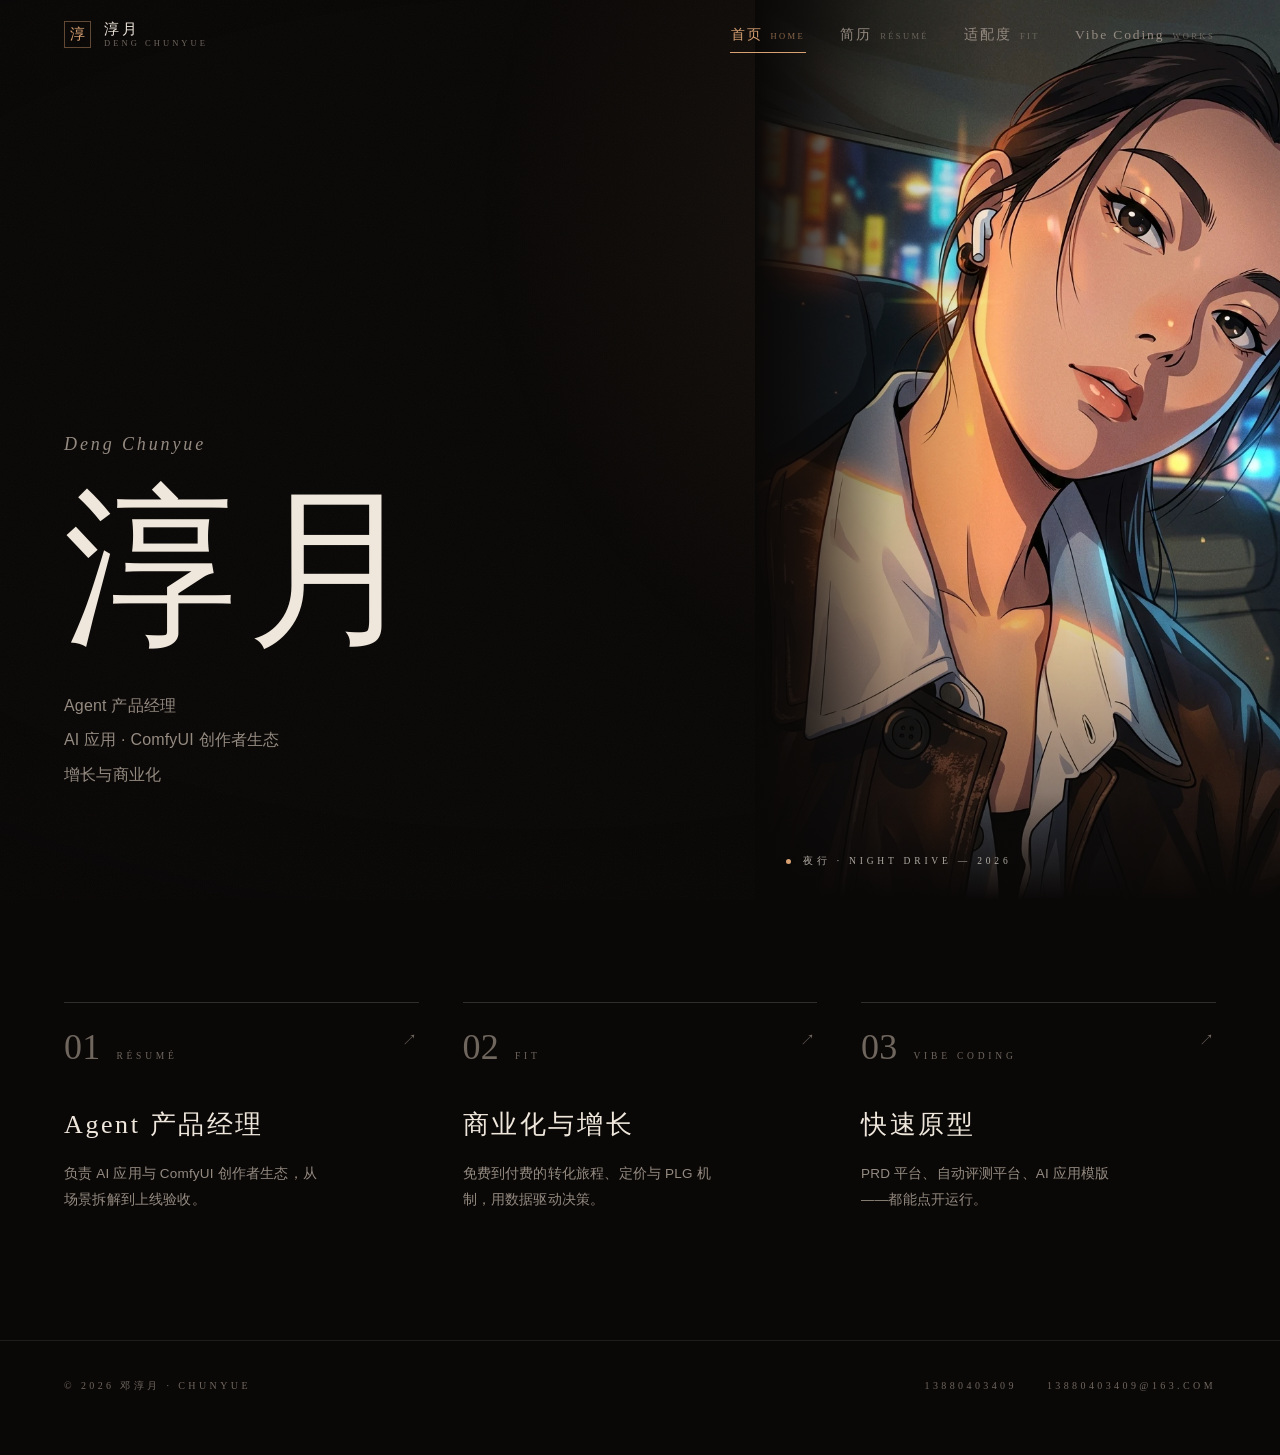
<file: index.html>
<!doctype html>
<html lang="zh-CN">
<head>
<meta charset="utf-8">
<meta name="viewport" content="width=device-width,initial-scale=1">
<title>淳月 · 夜行 — Agent 产品经理</title>
<meta name="description" content="邓淳月（淳月）的个人主页：Agent 产品经理，专注 AI 应用、ComfyUI 创作者生态与增长。">
<link rel="stylesheet" href="assets/css/site.css">
<link rel="stylesheet" href="assets/css/pages.css">
<script>try{sessionStorage.removeItem('cy-stage');}catch(e){}</script>
</head>
<body>
<div class="ambient" aria-hidden="true"></div>
<div class="grain" aria-hidden="true"></div>

<div class="page-wrap">
  <header class="topbar">
    <a class="brand" href="index.html" data-nav>
      <span class="brand-mark" aria-hidden="true">淳</span>
      <span class="brand-text">
        <span class="brand-cn">淳月</span>
        <span class="brand-en">DENG CHUNYUE</span>
      </span>
    </a>
    <nav class="nav" aria-label="主导航">
      <a href="index.html" data-nav aria-current="page">首页<em>HOME</em></a>
      <a href="resume.html" data-nav>简历<em>RÉSUMÉ</em></a>
      <a href="company-fit.html" data-nav>适配度<em>FIT</em></a>
      <a href="vibe-coding.html" data-nav>Vibe Coding<em>WORKS</em></a>
    </nav>
  </header>

  <main>
    <section class="hero" aria-label="首页" data-od-id="hero">
      <div class="hero-type">
        <p class="hero-roman reveal">Deng Chunyue</p>
        <h1 class="hero-name reveal">淳月</h1>
        <p class="hero-role reveal">
          <span>Agent 产品经理</span>
          <span>AI 应用 · ComfyUI 创作者生态</span>
          <span>增长与商业化</span>
        </p>
      </div>

      <figure class="hero-visual reveal" data-od-id="portrait">
        <img src="assets/images/chunyue-portrait.webp" width="768" height="1365"
             alt="淳月的夜行形象插画：夜行车内，暖色路灯与霓虹映在侧脸" fetchpriority="high">
        <figcaption class="hero-caption">
          <i aria-hidden="true"></i>
          <span>夜行 · Night&nbsp;Drive — 2026</span>
        </figcaption>
      </figure>
    </section>

    <section class="chapters" aria-label="身份特征" data-od-id="identities">
      <div class="chapter-grid">
        <a class="chapter reveal" href="resume.html" data-nav data-od-id="identity-resume">
          <span class="chapter-head">
            <span class="chapter-no">01</span>
            <span class="chapter-tag">Résumé</span>
          </span>
          <h3>Agent 产品经理</h3>
          <p>负责 AI 应用与 ComfyUI 创作者生态，从场景拆解到上线验收。</p>
          <span class="chapter-go" aria-hidden="true">↗</span>
        </a>
        <a class="chapter reveal" href="company-fit.html" data-nav data-od-id="identity-fit">
          <span class="chapter-head">
            <span class="chapter-no">02</span>
            <span class="chapter-tag">Fit</span>
          </span>
          <h3>商业化与增长</h3>
          <p>免费到付费的转化旅程、定价与 PLG 机制，用数据驱动决策。</p>
          <span class="chapter-go" aria-hidden="true">↗</span>
        </a>
        <a class="chapter reveal" href="vibe-coding.html" data-nav data-od-id="identity-works">
          <span class="chapter-head">
            <span class="chapter-no">03</span>
            <span class="chapter-tag">Vibe Coding</span>
          </span>
          <h3>快速原型</h3>
          <p>PRD 平台、自动评测平台、AI 应用模版——都能点开运行。</p>
          <span class="chapter-go" aria-hidden="true">↗</span>
        </a>
      </div>
    </section>
  </main>

  <footer class="footer">
    <span>© 2026 邓淳月 · Chunyue</span>
    <span class="foot-links">
      <a href="tel:13880403409">13880403409</a>
      <a href="mailto:13880403409@163.com">13880403409@163.com</a>
    </span>
  </footer>
</div>

<script src="assets/js/site.js"></script>
</body>
</html>
</file>
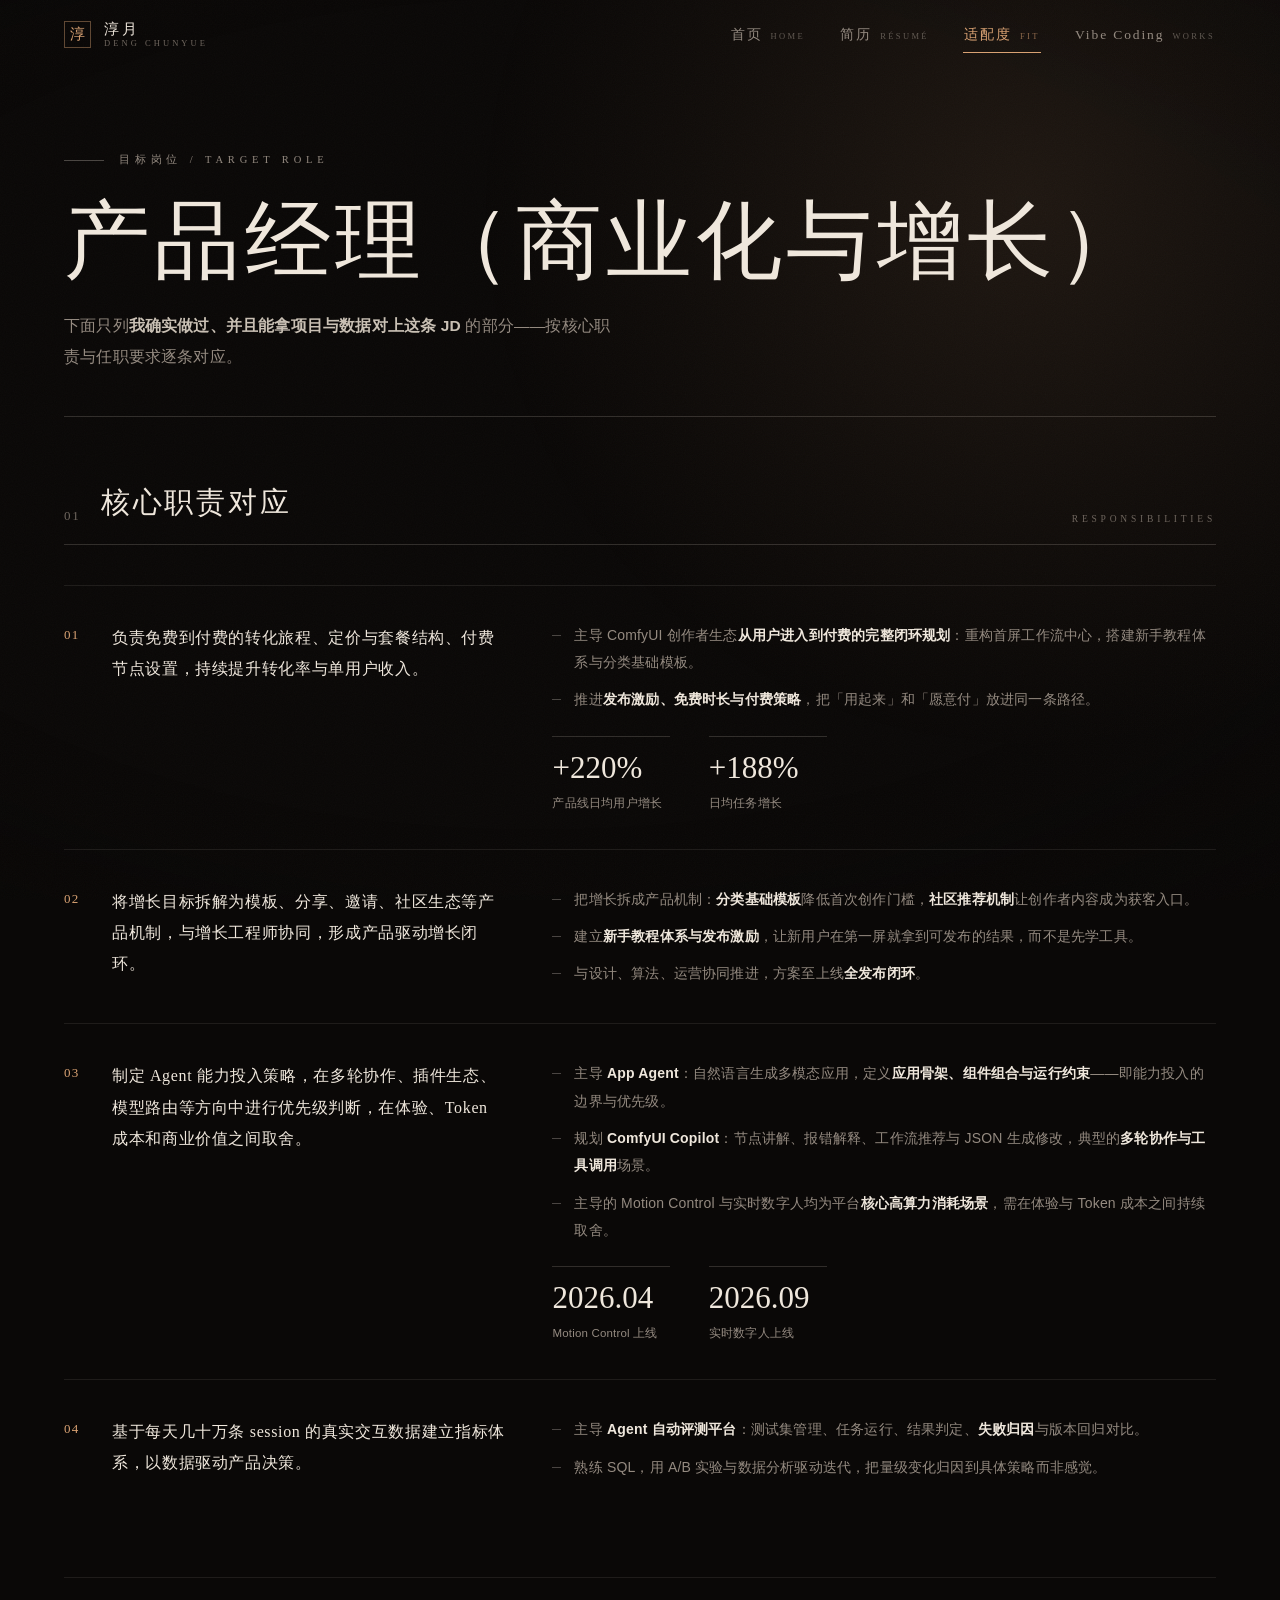
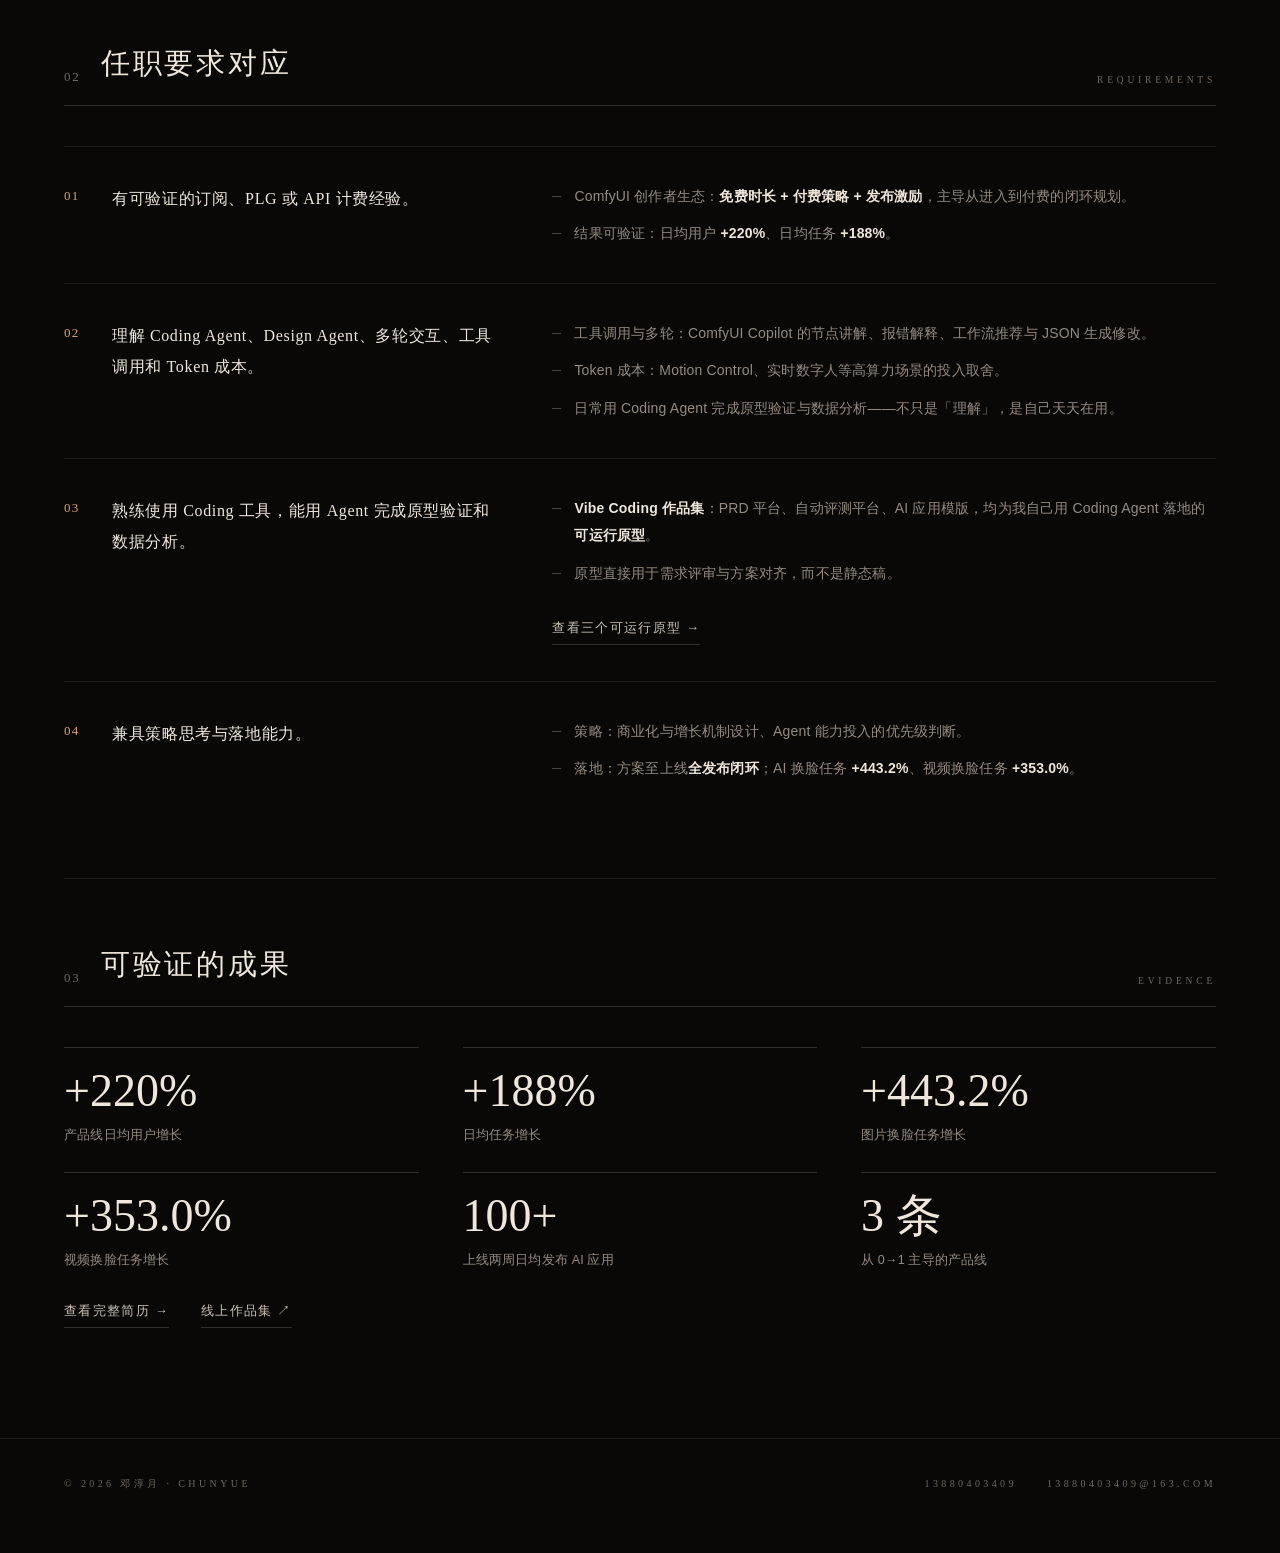
<file: company-fit.html>
<!doctype html>
<html lang="zh-CN">
<head>
<meta charset="utf-8">
<meta name="viewport" content="width=device-width,initial-scale=1">
<title>适配度 · 产品经理（商业化与增长）· 邓淳月</title>
<meta name="description" content="邓淳月对应「产品经理（商业化与增长）」岗位职责与任职要求的逐条匹配，全部来自真实项目证据。">
<link rel="stylesheet" href="assets/css/site.css">
<link rel="stylesheet" href="assets/css/pages.css">
<script>try{if(sessionStorage.getItem('cy-stage')==='1'){document.documentElement.classList.add('stage-on');}}catch(e){}</script>
</head>
<body>
<div class="ambient" aria-hidden="true"></div>
<div class="grain" aria-hidden="true"></div>

<div class="stage" id="stage" aria-hidden="true">
  <video class="stage-video" src="assets/video/night-drive-02.mp4" poster="assets/images/poster-02.jpg" muted playsinline preload="auto"></video>
  <div class="stage-scrim"></div>
  <div class="stage-meta">
    <span class="stage-cn">适配度</span>
    <span class="stage-en">FIT · GROWTH PM</span>
  </div>
  <div class="stage-progress"><i></i></div>
</div>

<div class="page-wrap">
  <header class="topbar">
    <a class="brand" href="index.html" data-nav>
      <span class="brand-mark" aria-hidden="true">淳</span>
      <span class="brand-text">
        <span class="brand-cn">淳月</span>
        <span class="brand-en">DENG CHUNYUE</span>
      </span>
    </a>
    <nav class="nav" aria-label="主导航">
      <a href="index.html" data-nav>首页<em>HOME</em></a>
      <a href="resume.html" data-nav>简历<em>RÉSUMÉ</em></a>
      <a href="company-fit.html" data-nav aria-current="page">适配度<em>FIT</em></a>
      <a href="vibe-coding.html" data-nav>Vibe Coding<em>WORKS</em></a>
    </nav>
  </header>

  <main class="page">
    <div class="page-head">
      <span class="eyebrow">目标岗位 / TARGET ROLE</span>
      <h1>产品经理（商业化与增长）</h1>
      <p class="sub">
        下面只列<b>我确实做过、并且能拿项目与数据对上这条 JD</b> 的部分——按核心职责与任职要求逐条对应。
      </p>
    </div>

    <section class="fit-block reveal" data-od-id="jd-responsibilities">
      <div class="section-head">
        <span class="idx">01</span>
        <h2>核心职责对应</h2>
        <span class="en">RESPONSIBILITIES</span>
      </div>

      <div class="jd-row">
        <div class="jd-req">
          <span class="jd-no">01</span>
          <p>负责免费到付费的转化旅程、定价与套餐结构、付费节点设置，持续提升转化率与单用户收入。</p>
        </div>
        <div class="jd-ev">
          <ul class="bullets tight">
            <li>主导 ComfyUI 创作者生态<b>从用户进入到付费的完整闭环规划</b>：重构首屏工作流中心，搭建新手教程体系与分类基础模板。</li>
            <li>推进<b>发布激励、免费时长与付费策略</b>，把「用起来」和「愿意付」放进同一条路径。</li>
          </ul>
          <div class="metrics">
            <div class="metric"><b>+220%</b><span>产品线日均用户增长</span></div>
            <div class="metric"><b>+188%</b><span>日均任务增长</span></div>
          </div>
        </div>
      </div>

      <div class="jd-row">
        <div class="jd-req">
          <span class="jd-no">02</span>
          <p>将增长目标拆解为模板、分享、邀请、社区生态等产品机制，与增长工程师协同，形成产品驱动增长闭环。</p>
        </div>
        <div class="jd-ev">
          <ul class="bullets tight">
            <li>把增长拆成产品机制：<b>分类基础模板</b>降低首次创作门槛，<b>社区推荐机制</b>让创作者内容成为获客入口。</li>
            <li>建立<b>新手教程体系与发布激励</b>，让新用户在第一屏就拿到可发布的结果，而不是先学工具。</li>
            <li>与设计、算法、运营协同推进，方案至上线<b>全发布闭环</b>。</li>
          </ul>
        </div>
      </div>

      <div class="jd-row">
        <div class="jd-req">
          <span class="jd-no">03</span>
          <p>制定 Agent 能力投入策略，在多轮协作、插件生态、模型路由等方向中进行优先级判断，在体验、Token 成本和商业价值之间取舍。</p>
        </div>
        <div class="jd-ev">
          <ul class="bullets tight">
            <li>主导 <b>App Agent</b>：自然语言生成多模态应用，定义<b>应用骨架、组件组合与运行约束</b>——即能力投入的边界与优先级。</li>
            <li>规划 <b>ComfyUI Copilot</b>：节点讲解、报错解释、工作流推荐与 JSON 生成修改，典型的<b>多轮协作与工具调用</b>场景。</li>
            <li>主导的 Motion Control 与实时数字人均为平台<b>核心高算力消耗场景</b>，需在体验与 Token 成本之间持续取舍。</li>
          </ul>
          <div class="metrics">
            <div class="metric"><b>2026.04</b><span>Motion Control 上线</span></div>
            <div class="metric"><b>2026.09</b><span>实时数字人上线</span></div>
          </div>
        </div>
      </div>

      <div class="jd-row">
        <div class="jd-req">
          <span class="jd-no">04</span>
          <p>基于每天几十万条 session 的真实交互数据建立指标体系，以数据驱动产品决策。</p>
        </div>
        <div class="jd-ev">
          <ul class="bullets tight">
            <li>主导 <b>Agent 自动评测平台</b>：测试集管理、任务运行、结果判定、<b>失败归因</b>与版本回归对比。</li>
            <li>熟练 SQL，用 A/B 实验与数据分析驱动迭代，把量级变化归因到具体策略而非感觉。</li>
          </ul>
        </div>
      </div>
    </section>

    <section class="fit-block reveal" data-od-id="jd-requirements">
      <div class="section-head">
        <span class="idx">02</span>
        <h2>任职要求对应</h2>
        <span class="en">REQUIREMENTS</span>
      </div>

      <div class="jd-row">
        <div class="jd-req">
          <span class="jd-no">01</span>
          <p>有可验证的订阅、PLG 或 API 计费经验。</p>
        </div>
        <div class="jd-ev">
          <ul class="bullets tight">
            <li>ComfyUI 创作者生态：<b>免费时长 + 付费策略 + 发布激励</b>，主导从进入到付费的闭环规划。</li>
            <li>结果可验证：日均用户 <b>+220%</b>、日均任务 <b>+188%</b>。</li>
          </ul>
        </div>
      </div>

      <div class="jd-row">
        <div class="jd-req">
          <span class="jd-no">02</span>
          <p>理解 Coding Agent、Design Agent、多轮交互、工具调用和 Token 成本。</p>
        </div>
        <div class="jd-ev">
          <ul class="bullets tight">
            <li>工具调用与多轮：ComfyUI Copilot 的节点讲解、报错解释、工作流推荐与 JSON 生成修改。</li>
            <li>Token 成本：Motion Control、实时数字人等高算力场景的投入取舍。</li>
            <li>日常用 Coding Agent 完成原型验证与数据分析——不只是「理解」，是自己天天在用。</li>
          </ul>
        </div>
      </div>

      <div class="jd-row">
        <div class="jd-req">
          <span class="jd-no">03</span>
          <p>熟练使用 Coding 工具，能用 Agent 完成原型验证和数据分析。</p>
        </div>
        <div class="jd-ev">
          <ul class="bullets tight">
            <li><b>Vibe Coding 作品集</b>：PRD 平台、自动评测平台、AI 应用模版，均为我自己用 Coding Agent 落地的<b>可运行原型</b>。</li>
            <li>原型直接用于需求评审与方案对齐，而不是静态稿。</li>
          </ul>
          <div class="fit-link">
            <a class="link-arrow" href="vibe-coding.html" data-nav>查看三个可运行原型 →</a>
          </div>
        </div>
      </div>

      <div class="jd-row">
        <div class="jd-req">
          <span class="jd-no">04</span>
          <p>兼具策略思考与落地能力。</p>
        </div>
        <div class="jd-ev">
          <ul class="bullets tight">
            <li>策略：商业化与增长机制设计、Agent 能力投入的优先级判断。</li>
            <li>落地：方案至上线<b>全发布闭环</b>；AI 换脸任务 <b>+443.2%</b>、视频换脸任务 <b>+353.0%</b>。</li>
          </ul>
        </div>
      </div>
    </section>

    <section class="fit-block reveal" data-od-id="jd-evidence">
      <div class="section-head">
        <span class="idx">03</span>
        <h2>可验证的成果</h2>
        <span class="en">EVIDENCE</span>
      </div>
      <div class="metric-strip">
        <div class="metric"><b>+220%</b><span>产品线日均用户增长</span></div>
        <div class="metric"><b>+188%</b><span>日均任务增长</span></div>
        <div class="metric"><b>+443.2%</b><span>图片换脸任务增长</span></div>
        <div class="metric"><b>+353.0%</b><span>视频换脸任务增长</span></div>
        <div class="metric"><b>100+</b><span>上线两周日均发布 AI 应用</span></div>
        <div class="metric"><b>3 条</b><span>从 0→1 主导的产品线</span></div>
      </div>
      <div class="fit-link">
        <a class="link-arrow" href="resume.html" data-nav>查看完整简历 →</a>
        <a class="link-arrow" href="https://nia1009.github.io/chunyue-portfolio" target="_blank" rel="noopener">线上作品集 ↗</a>
      </div>
    </section>
  </main>

  <footer class="footer">
    <span>© 2026 邓淳月 · CHUNYUE</span>
    <span class="foot-links">
      <a href="tel:13880403409">13880403409</a>
      <a href="mailto:13880403409@163.com">13880403409@163.com</a>
    </span>
  </footer>
</div>

<script src="assets/js/site.js"></script>
</body>
</html>
</file>
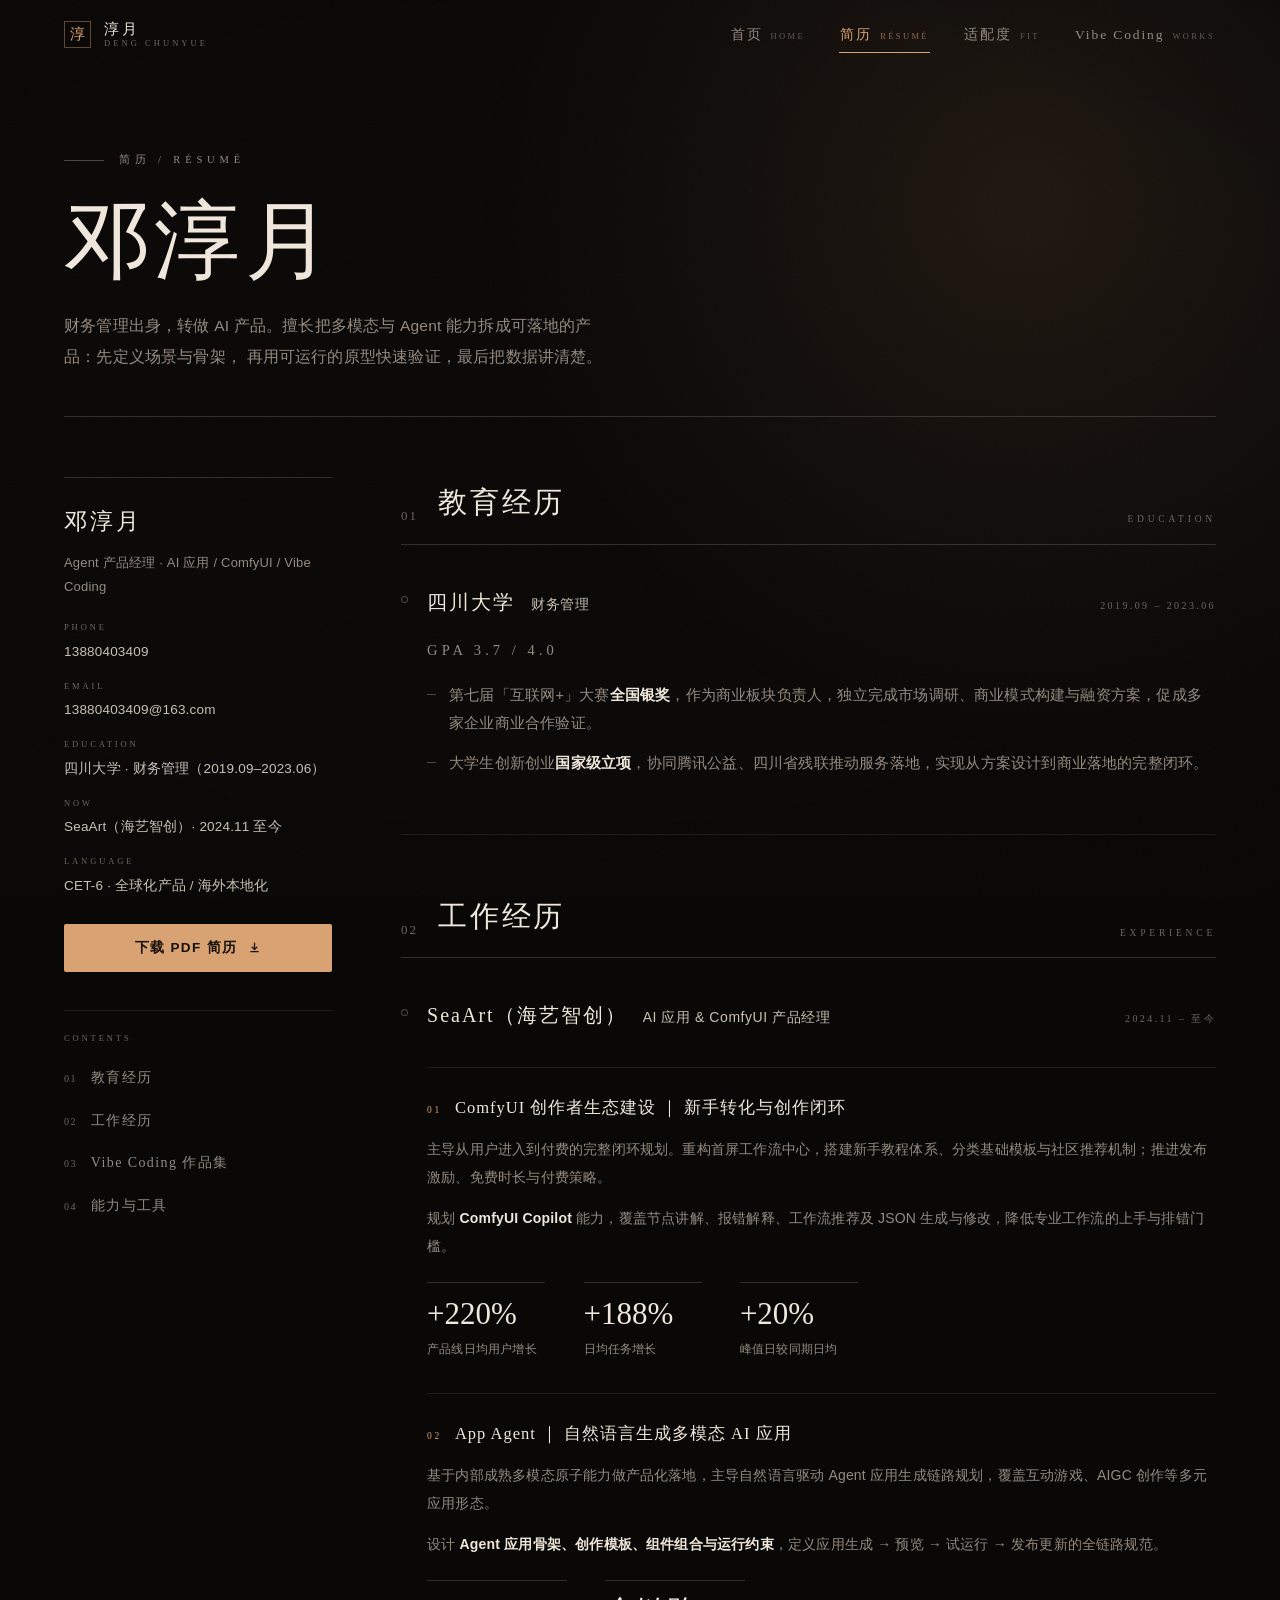
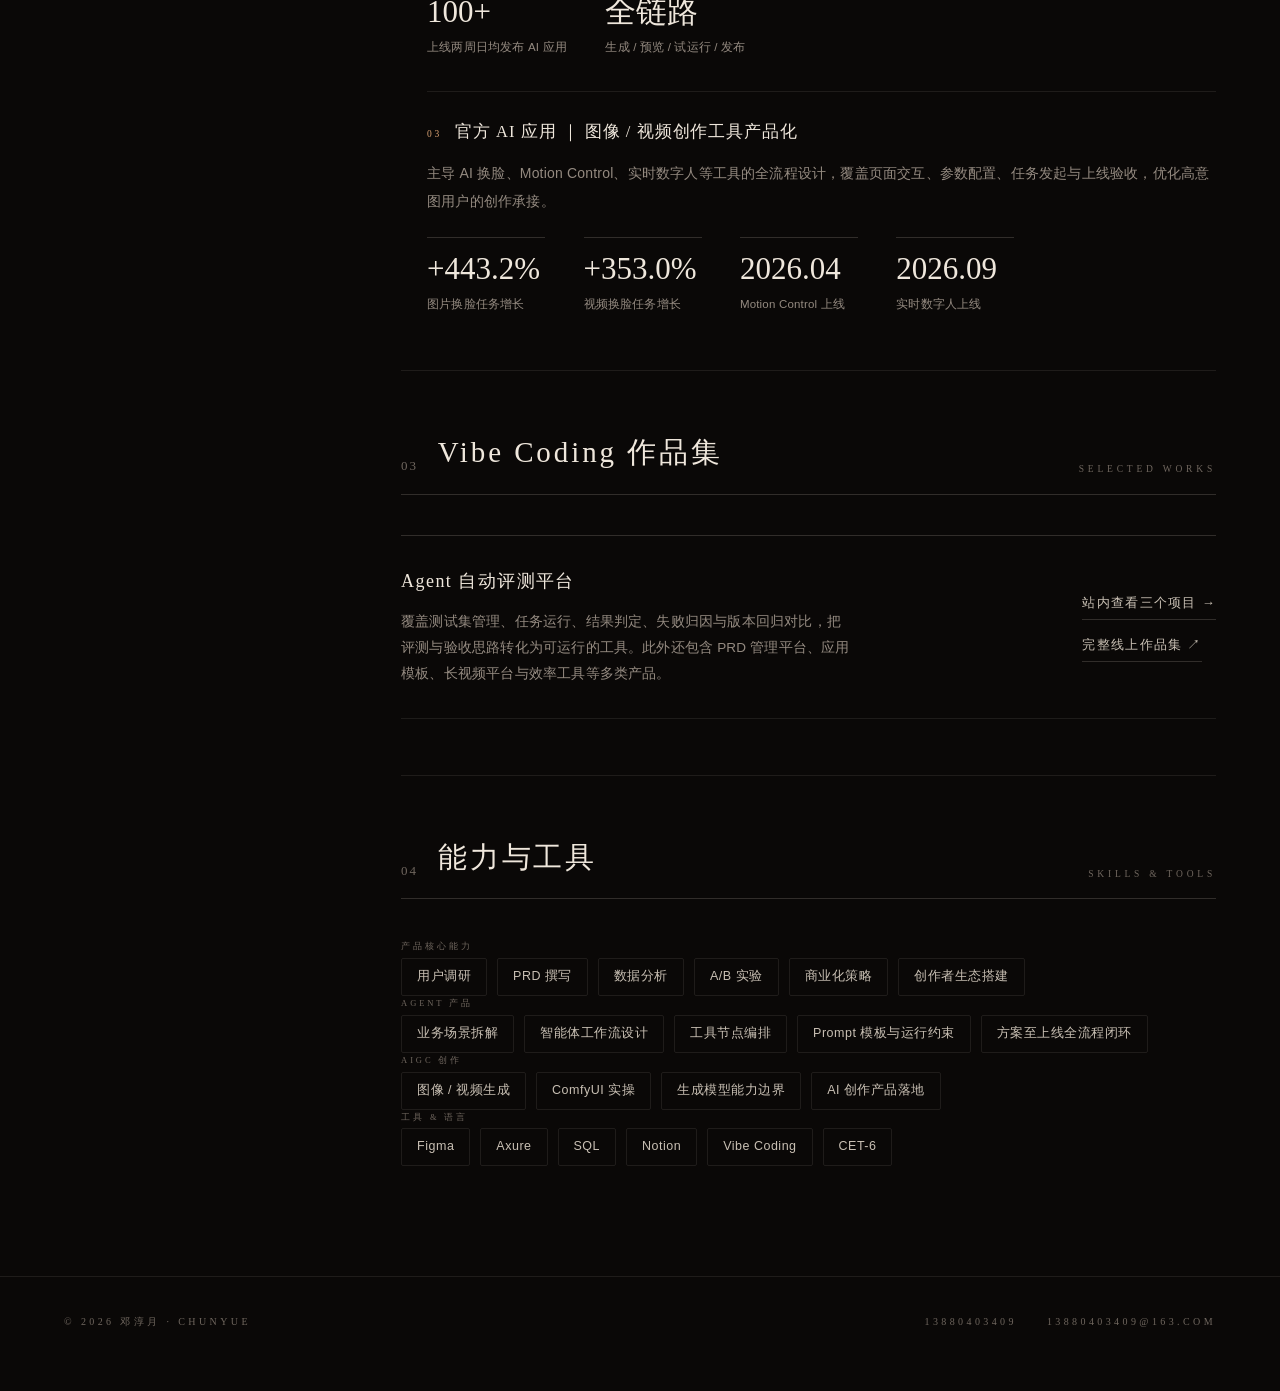
<file: resume.html>
<!doctype html>
<html lang="zh-CN">
<head>
<meta charset="utf-8">
<meta name="viewport" content="width=device-width,initial-scale=1">
<title>简历 · 邓淳月</title>
<meta name="description" content="邓淳月（淳月）的简历：四川大学财务管理，SeaArt AI 应用与 ComfyUI 产品经理。">
<link rel="stylesheet" href="assets/css/site.css">
<link rel="stylesheet" href="assets/css/pages.css">
<script>try{if(sessionStorage.getItem('cy-stage')==='1'){document.documentElement.classList.add('stage-on');}}catch(e){}</script>
</head>
<body>
<div class="ambient" aria-hidden="true"></div>
<div class="grain" aria-hidden="true"></div>

<div class="stage" id="stage" aria-hidden="true">
  <video class="stage-video" src="assets/video/night-drive-01.mp4" poster="assets/images/poster-01.jpg" muted playsinline preload="auto"></video>
  <div class="stage-scrim"></div>
  <div class="stage-meta">
    <span class="stage-cn">简历</span>
    <span class="stage-en">RÉSUMÉ</span>
  </div>
  <div class="stage-progress"><i></i></div>
</div>

<div class="page-wrap">
  <header class="topbar">
    <a class="brand" href="index.html" data-nav>
      <span class="brand-mark" aria-hidden="true">淳</span>
      <span class="brand-text">
        <span class="brand-cn">淳月</span>
        <span class="brand-en">DENG CHUNYUE</span>
      </span>
    </a>
    <nav class="nav" aria-label="主导航">
      <a href="index.html" data-nav>首页<em>HOME</em></a>
      <a href="resume.html" data-nav aria-current="page">简历<em>RÉSUMÉ</em></a>
      <a href="company-fit.html" data-nav>适配度<em>FIT</em></a>
      <a href="vibe-coding.html" data-nav>Vibe Coding<em>WORKS</em></a>
    </nav>
  </header>

  <main class="page">
    <div class="page-head">
      <span class="eyebrow">简历 / RÉSUMÉ</span>
      <h1>邓淳月</h1>
      <p class="sub">
        财务管理出身，转做 AI 产品。擅长把多模态与 Agent 能力拆成可落地的产品：先定义场景与骨架，
        再用可运行的原型快速验证，最后把数据讲清楚。
      </p>
    </div>

    <div class="resume-grid">
      <aside class="resume-aside">
        <div class="meta-card">
          <h2>邓淳月</h2>
          <p class="role">Agent 产品经理 · AI 应用 / ComfyUI / Vibe Coding</p>
          <dl class="meta-list">
            <div><dt>PHONE</dt><dd><a href="tel:13880403409">13880403409</a></dd></div>
            <div><dt>EMAIL</dt><dd><a href="mailto:13880403409@163.com">13880403409@163.com</a></dd></div>
            <div><dt>EDUCATION</dt><dd>四川大学 · 财务管理（2019.09–2023.06）</dd></div>
            <div><dt>NOW</dt><dd>SeaArt（海艺智创）· 2024.11 至今</dd></div>
            <div><dt>LANGUAGE</dt><dd>CET-6 · 全球化产品 / 海外本地化</dd></div>
          </dl>
          <a class="btn btn-primary" href="邓淳月_Agent产品经理简历.pdf" download data-od-id="cta-download-resume">
            下载 PDF 简历
            <svg viewBox="0 0 16 16" fill="none" aria-hidden="true"><path d="M8 2.5v8m0 0 3-3m-3 3-3-3M3.5 13h9" stroke="currentColor" stroke-width="1.6" stroke-linecap="round" stroke-linejoin="round"/></svg>
          </a>
        </div>

        <nav class="toc" aria-label="简历章节">
          <p>CONTENTS</p>
          <a href="#education"><i>01</i>教育经历</a>
          <a href="#experience"><i>02</i>工作经历</a>
          <a href="#works"><i>03</i>Vibe Coding 作品集</a>
          <a href="#skills"><i>04</i>能力与工具</a>
        </nav>
      </aside>

      <div class="resume-main">
        <section class="resume-section reveal" id="education" data-od-id="section-education">
          <div class="section-head">
            <span class="idx">01</span>
            <h2>教育经历</h2>
            <span class="en">EDUCATION</span>
          </div>
          <div class="entry">
            <div class="entry-top">
              <h3>四川大学</h3>
              <span class="org">财务管理</span>
              <span class="when">2019.09 – 2023.06</span>
            </div>
            <p class="entry-sub">GPA 3.7 / 4.0</p>
            <ul class="bullets">
              <li>第七届「互联网+」大赛<b>全国银奖</b>，作为商业板块负责人，独立完成市场调研、商业模式构建与融资方案，促成多家企业商业合作验证。</li>
              <li>大学生创新创业<b>国家级立项</b>，协同腾讯公益、四川省残联推动服务落地，实现从方案设计到商业落地的完整闭环。</li>
            </ul>
          </div>
        </section>

        <section class="resume-section reveal" id="experience" data-od-id="section-experience">
          <div class="section-head">
            <span class="idx">02</span>
            <h2>工作经历</h2>
            <span class="en">EXPERIENCE</span>
          </div>
          <div class="entry">
            <div class="entry-top">
              <h3>SeaArt（海艺智创）</h3>
              <span class="org">AI 应用 &amp; ComfyUI 产品经理</span>
              <span class="when">2024.11 – 至今</span>
            </div>

            <div class="subproj">
              <h4><span>01</span>ComfyUI 创作者生态建设 ｜ 新手转化与创作闭环</h4>
              <p>主导从用户进入到付费的完整闭环规划。重构首屏工作流中心，搭建新手教程体系、分类基础模板与社区推荐机制；推进发布激励、免费时长与付费策略。</p>
              <p>规划 <b>ComfyUI Copilot</b> 能力，覆盖节点讲解、报错解释、工作流推荐及 JSON 生成与修改，降低专业工作流的上手与排错门槛。</p>
              <div class="metrics">
                <div class="metric"><b>+220%</b><span>产品线日均用户增长</span></div>
                <div class="metric"><b>+188%</b><span>日均任务增长</span></div>
                <div class="metric"><b>+20%</b><span>峰值日较同期日均</span></div>
              </div>
            </div>

            <div class="subproj">
              <h4><span>02</span>App Agent ｜ 自然语言生成多模态 AI 应用</h4>
              <p>基于内部成熟多模态原子能力做产品化落地，主导自然语言驱动 Agent 应用生成链路规划，覆盖互动游戏、AIGC 创作等多元应用形态。</p>
              <p>设计 <b>Agent 应用骨架、创作模板、组件组合与运行约束</b>，定义应用生成 → 预览 → 试运行 → 发布更新的全链路规范。</p>
              <div class="metrics">
                <div class="metric"><b>100+</b><span>上线两周日均发布 AI 应用</span></div>
                <div class="metric"><b>全链路</b><span>生成 / 预览 / 试运行 / 发布</span></div>
              </div>
            </div>

            <div class="subproj">
              <h4><span>03</span>官方 AI 应用 ｜ 图像 / 视频创作工具产品化</h4>
              <p>主导 AI 换脸、Motion Control、实时数字人等工具的全流程设计，覆盖页面交互、参数配置、任务发起与上线验收，优化高意图用户的创作承接。</p>
              <div class="metrics">
                <div class="metric"><b>+443.2%</b><span>图片换脸任务增长</span></div>
                <div class="metric"><b>+353.0%</b><span>视频换脸任务增长</span></div>
                <div class="metric"><b>2026.04</b><span>Motion Control 上线</span></div>
                <div class="metric"><b>2026.09</b><span>实时数字人上线</span></div>
              </div>
            </div>
          </div>
        </section>

        <section class="resume-section reveal" id="works" data-od-id="section-works">
          <div class="section-head">
            <span class="idx">03</span>
            <h2>Vibe Coding 作品集</h2>
            <span class="en">SELECTED WORKS</span>
          </div>
          <div class="callout">
            <div class="txt">
              <h4>Agent 自动评测平台</h4>
              <p>覆盖测试集管理、任务运行、结果判定、失败归因与版本回归对比，把评测与验收思路转化为可运行的工具。此外还包含 PRD 管理平台、应用模板、长视频平台与效率工具等多类产品。</p>
            </div>
            <div class="links">
              <a class="link-arrow" href="vibe-coding.html" data-nav>站内查看三个项目 →</a>
              <a class="link-arrow" href="https://nia1009.github.io/chunyue-portfolio" target="_blank" rel="noopener">完整线上作品集 ↗</a>
            </div>
          </div>
        </section>

        <section class="resume-section reveal" id="skills" data-od-id="section-skills">
          <div class="section-head">
            <span class="idx">04</span>
            <h2>能力与工具</h2>
            <span class="en">SKILLS &amp; TOOLS</span>
          </div>

          <div class="chip-group">
            <p class="chip-title">产品核心能力</p>
            <div class="chips">
              <span class="chip">用户调研</span><span class="chip">PRD 撰写</span><span class="chip">数据分析</span>
              <span class="chip">A/B 实验</span><span class="chip">商业化策略</span><span class="chip">创作者生态搭建</span>
            </div>
          </div>

          <div class="chip-group">
            <p class="chip-title">Agent 产品</p>
            <div class="chips">
              <span class="chip">业务场景拆解</span><span class="chip">智能体工作流设计</span><span class="chip">工具节点编排</span>
              <span class="chip">Prompt 模板与运行约束</span><span class="chip">方案至上线全流程闭环</span>
            </div>
          </div>

          <div class="chip-group">
            <p class="chip-title">AIGC 创作</p>
            <div class="chips">
              <span class="chip">图像 / 视频生成</span><span class="chip">ComfyUI 实操</span>
              <span class="chip">生成模型能力边界</span><span class="chip">AI 创作产品落地</span>
            </div>
          </div>

          <div class="chip-group">
            <p class="chip-title">工具 &amp; 语言</p>
            <div class="chips">
              <span class="chip">Figma</span><span class="chip">Axure</span><span class="chip">SQL</span>
              <span class="chip">Notion</span><span class="chip">Vibe Coding</span><span class="chip">CET-6</span>
            </div>
          </div>
        </section>
      </div>
    </div>
  </main>

  <footer class="footer">
    <span>© 2026 邓淳月 · CHUNYUE</span>
    <span class="foot-links">
      <a href="tel:13880403409">13880403409</a>
      <a href="mailto:13880403409@163.com">13880403409@163.com</a>
    </span>
  </footer>
</div>

<script src="assets/js/site.js"></script>
</body>
</html>
</file>
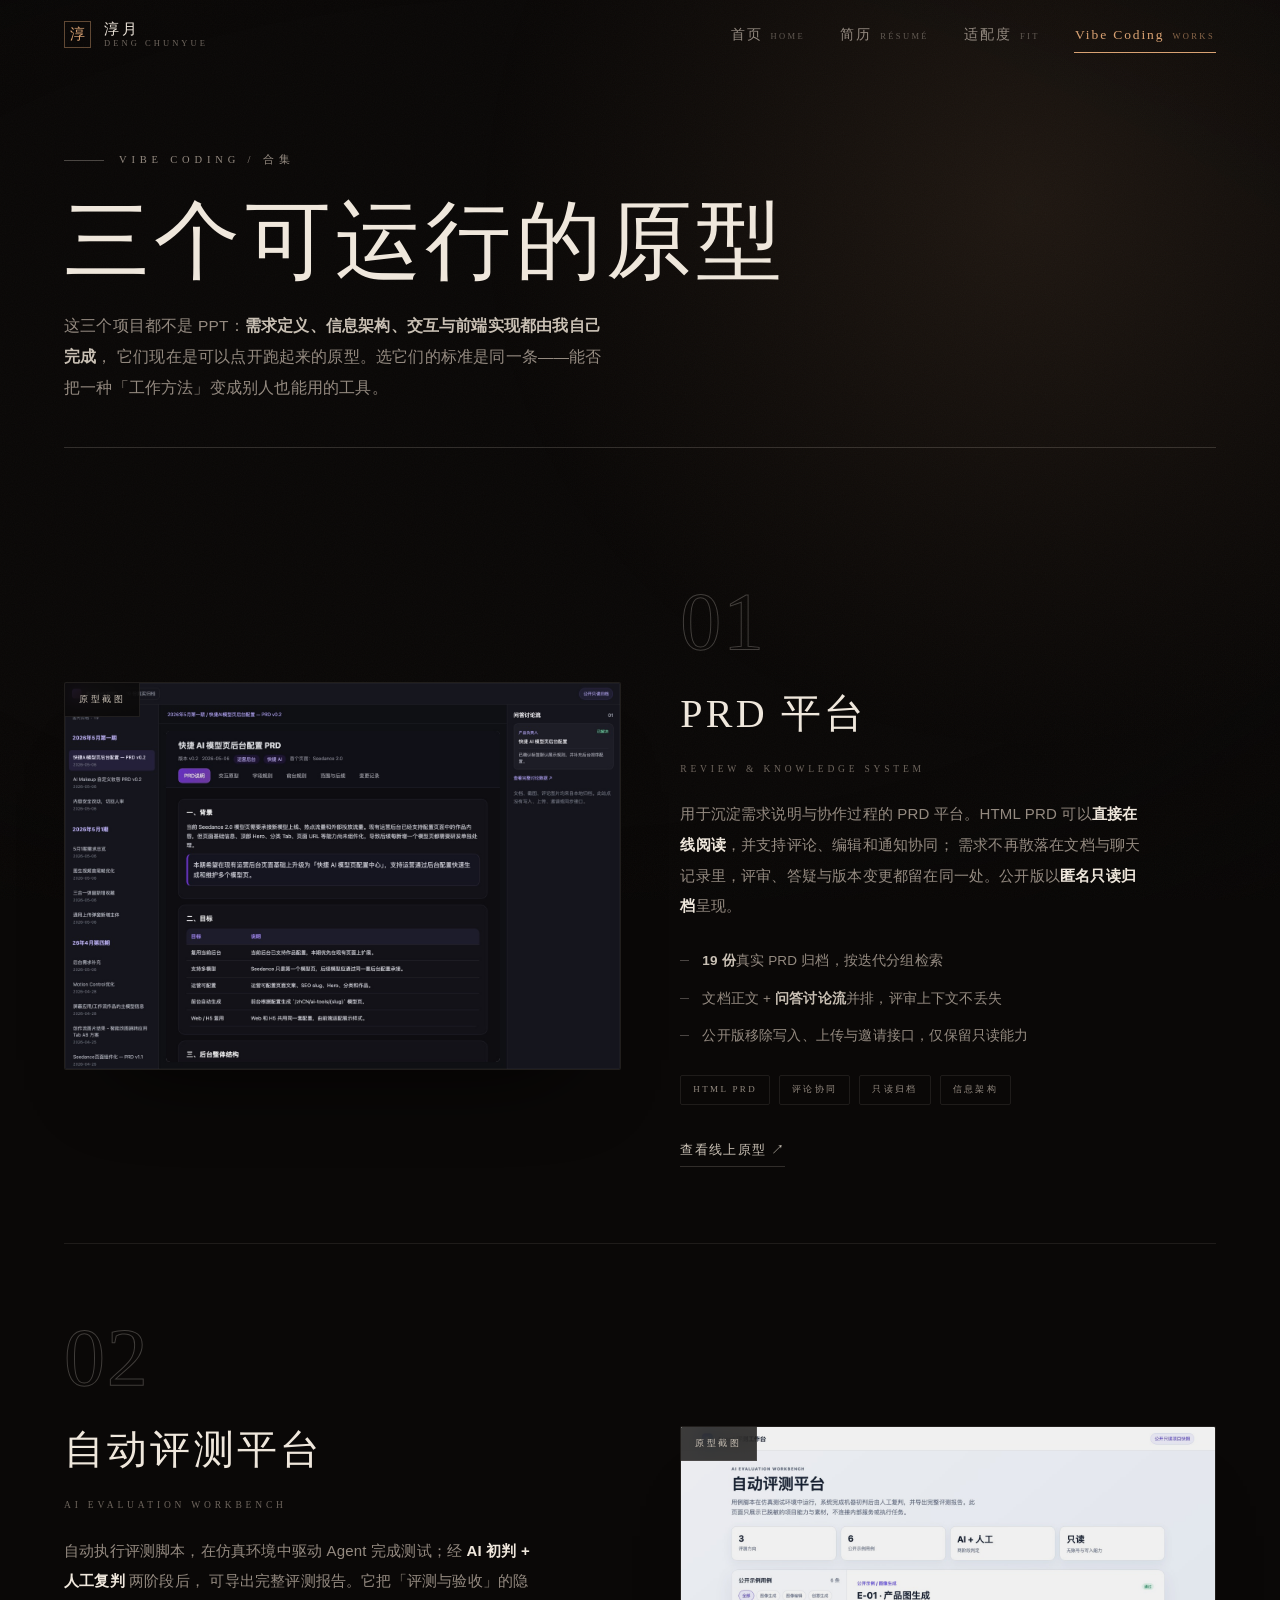
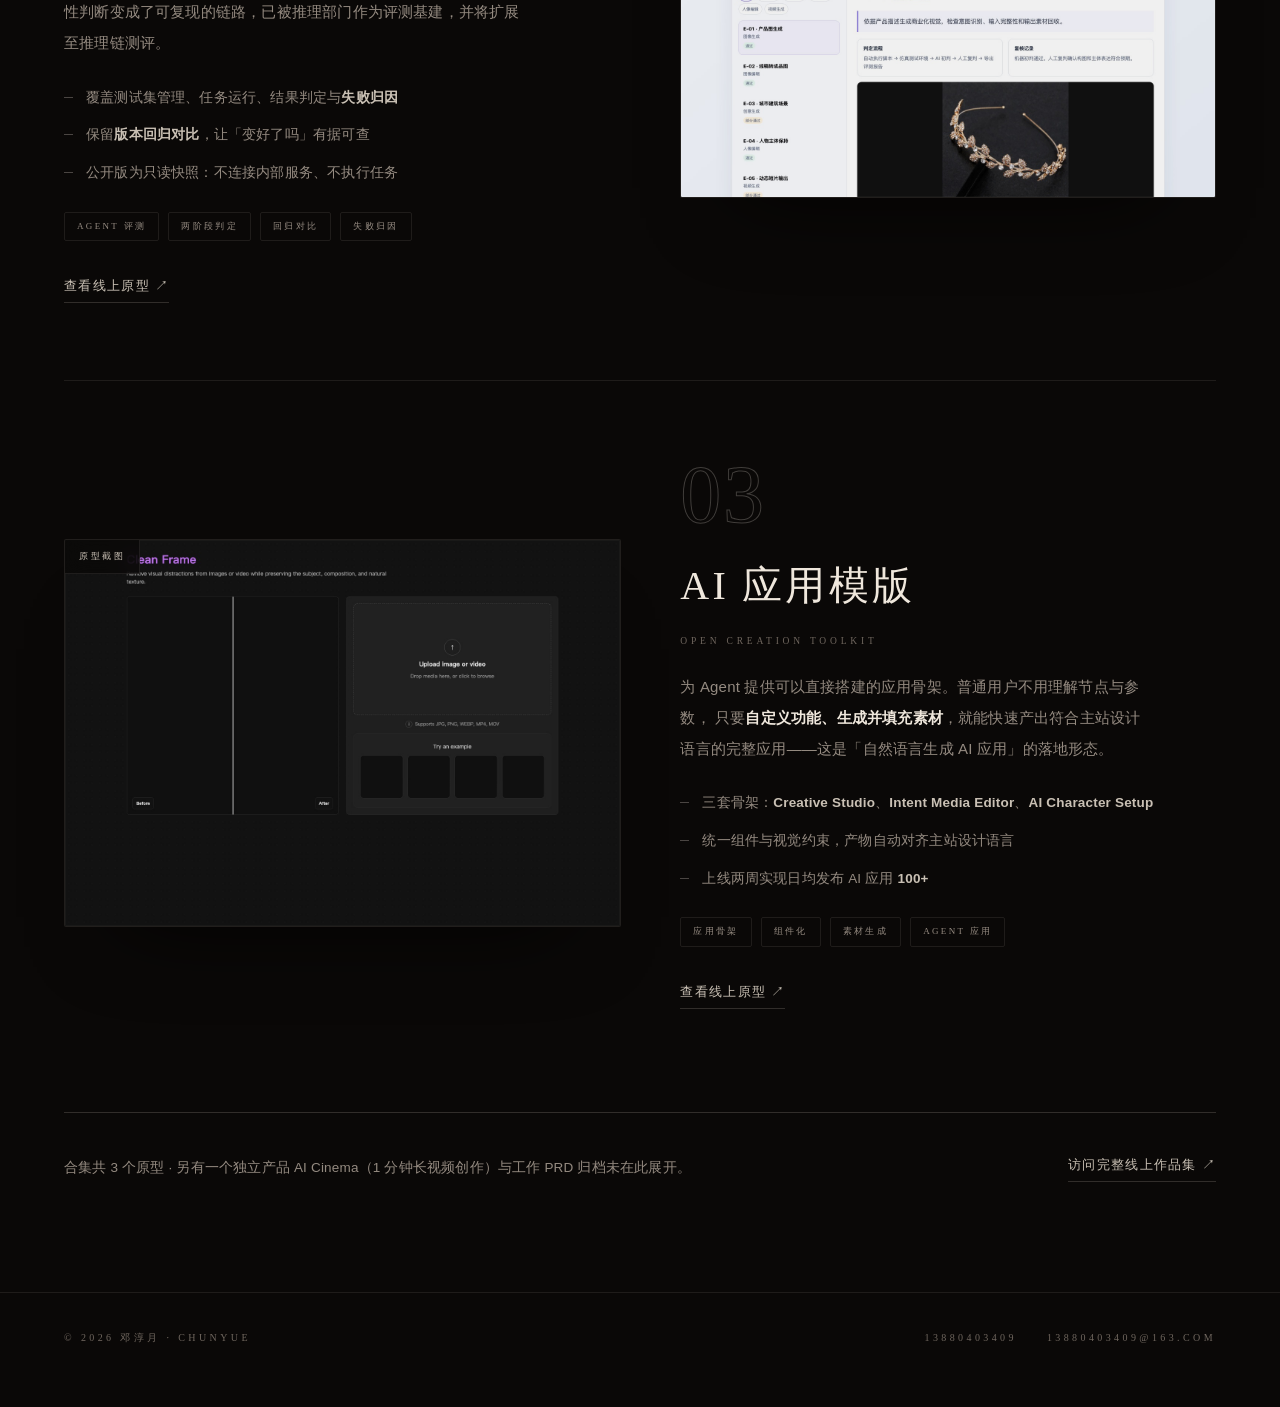
<file: vibe-coding.html>
<!doctype html>
<html lang="zh-CN">
<head>
<meta charset="utf-8">
<meta name="viewport" content="width=device-width,initial-scale=1">
<title>Vibe Coding 合集 · 邓淳月</title>
<meta name="description" content="邓淳月的 Vibe Coding 作品合集：PRD 平台、Agent 自动评测平台、AI 应用模版三个可运行原型。">
<link rel="stylesheet" href="assets/css/site.css">
<link rel="stylesheet" href="assets/css/pages.css">
<script>try{if(sessionStorage.getItem('cy-stage')==='1'){document.documentElement.classList.add('stage-on');}}catch(e){}</script>
</head>
<body>
<div class="ambient" aria-hidden="true"></div>
<div class="grain" aria-hidden="true"></div>

<div class="stage" id="stage" aria-hidden="true">
  <video class="stage-video" src="assets/video/night-drive-03.mp4" poster="assets/images/poster-03.jpg" muted playsinline preload="auto"></video>
  <div class="stage-scrim"></div>
  <div class="stage-meta">
    <span class="stage-cn">Vibe Coding</span>
    <span class="stage-en">SELECTED WORKS</span>
  </div>
  <div class="stage-progress"><i></i></div>
</div>

<div class="page-wrap">
  <header class="topbar">
    <a class="brand" href="index.html" data-nav>
      <span class="brand-mark" aria-hidden="true">淳</span>
      <span class="brand-text">
        <span class="brand-cn">淳月</span>
        <span class="brand-en">DENG CHUNYUE</span>
      </span>
    </a>
    <nav class="nav" aria-label="主导航">
      <a href="index.html" data-nav>首页<em>HOME</em></a>
      <a href="resume.html" data-nav>简历<em>RÉSUMÉ</em></a>
      <a href="company-fit.html" data-nav>适配度<em>FIT</em></a>
      <a href="vibe-coding.html" data-nav aria-current="page">Vibe Coding<em>WORKS</em></a>
    </nav>
  </header>

  <main class="page">
    <div class="page-head">
      <span class="eyebrow">Vibe Coding / 合集</span>
      <h1>三个可运行的原型</h1>
      <p class="sub">
        这三个项目都不是 PPT：<b>需求定义、信息架构、交互与前端实现都由我自己完成</b>，
        它们现在是可以点开跑起来的原型。选它们的标准是同一条——能否把一种「工作方法」变成别人也能用的工具。
      </p>
    </div>

    <section class="work reveal" data-od-id="work-prd-platform">
      <div class="work-copy">
        <span class="work-no" aria-hidden="true">01</span>
        <h3>PRD 平台</h3>
        <p class="work-en">REVIEW &amp; KNOWLEDGE SYSTEM</p>
        <p class="desc">
          用于沉淀需求说明与协作过程的 PRD 平台。HTML PRD 可以<b>直接在线阅读</b>，并支持评论、编辑和通知协同；
          需求不再散落在文档与聊天记录里，评审、答疑与版本变更都留在同一处。公开版以<b>匿名只读归档</b>呈现。
        </p>
        <ul class="work-facts">
          <li><b>19 份</b>真实 PRD 归档，按迭代分组检索</li>
          <li>文档正文 + <b>问答讨论流</b>并排，评审上下文不丢失</li>
          <li>公开版移除写入、上传与邀请接口，仅保留只读能力</li>
        </ul>
        <div class="work-tags">
          <span>HTML PRD</span><span>评论协同</span><span>只读归档</span><span>信息架构</span>
        </div>
        <div class="work-cta">
          <a class="link-arrow" href="https://nia1009.github.io/chunyue-portfolio/previews/prd-platform.html" target="_blank" rel="noopener">查看线上原型 ↗</a>
        </div>
      </div>
      <div class="work-media">
        <a class="work-shot" href="https://nia1009.github.io/chunyue-portfolio/previews/prd-platform.html" target="_blank" rel="noopener">
          <img src="assets/images/prd.jpg" width="1440" height="1000" alt="PRD 平台界面截图：左侧迭代归档目录、中间 PRD 正文、右侧问答讨论流" loading="lazy">
          <span class="shot-tag">原型截图</span>
          <span class="shot-hint">打开原型 ↗</span>
        </a>
      </div>
    </section>

    <section class="work reveal" data-od-id="work-evaluation-platform">
      <div class="work-copy">
        <span class="work-no" aria-hidden="true">02</span>
        <h3>自动评测平台</h3>
        <p class="work-en">AI EVALUATION WORKBENCH</p>
        <p class="desc">
          自动执行评测脚本，在仿真环境中驱动 Agent 完成测试；经 <b>AI 初判 + 人工复判</b> 两阶段后，
          可导出完整评测报告。它把「评测与验收」的隐性判断变成了可复现的链路，已被推理部门作为评测基建，并将扩展至推理链测评。
        </p>
        <ul class="work-facts">
          <li>覆盖测试集管理、任务运行、结果判定与<b>失败归因</b></li>
          <li>保留<b>版本回归对比</b>，让「变好了吗」有据可查</li>
          <li>公开版为只读快照：不连接内部服务、不执行任务</li>
        </ul>
        <div class="work-tags">
          <span>Agent 评测</span><span>两阶段判定</span><span>回归对比</span><span>失败归因</span>
        </div>
        <div class="work-cta">
          <a class="link-arrow" href="https://nia1009.github.io/chunyue-portfolio/previews/evaluation-platform/index.html" target="_blank" rel="noopener">查看线上原型 ↗</a>
        </div>
      </div>
      <div class="work-media">
        <a class="work-shot" href="https://nia1009.github.io/chunyue-portfolio/previews/evaluation-platform/index.html" target="_blank" rel="noopener">
          <img src="assets/images/eval.jpg" width="1440" height="1000" alt="自动评测平台界面截图：顶部指标概览、左侧公开示例用例列表、右侧用例详情与评测素材" loading="lazy">
          <span class="shot-tag">原型截图</span>
          <span class="shot-hint">打开原型 ↗</span>
        </a>
      </div>
    </section>

    <section class="work reveal" data-od-id="work-app-templates">
      <div class="work-copy">
        <span class="work-no" aria-hidden="true">03</span>
        <h3>AI 应用模版</h3>
        <p class="work-en">OPEN CREATION TOOLKIT</p>
        <p class="desc">
          为 Agent 提供可以直接搭建的应用骨架。普通用户不用理解节点与参数，
          只要<b>自定义功能、生成并填充素材</b>，就能快速产出符合主站设计语言的完整应用——这是「自然语言生成 AI 应用」的落地形态。
        </p>
        <ul class="work-facts">
          <li>三套骨架：<b>Creative Studio</b>、<b>Intent Media Editor</b>、<b>AI Character Setup</b></li>
          <li>统一组件与视觉约束，产物自动对齐主站设计语言</li>
          <li>上线两周实现日均发布 AI 应用 <b>100+</b></li>
        </ul>
        <div class="work-tags">
          <span>应用骨架</span><span>组件化</span><span>素材生成</span><span>Agent 应用</span>
        </div>
        <div class="work-cta">
          <a class="link-arrow" href="https://nia1009.github.io/chunyue-portfolio/previews/templates/template-1.html" target="_blank" rel="noopener">查看线上原型 ↗</a>
        </div>
      </div>
      <div class="work-media">
        <a class="work-shot" href="https://nia1009.github.io/chunyue-portfolio/previews/templates/template-1.html" target="_blank" rel="noopener">
          <img src="assets/images/tpl2.jpg" width="1440" height="1000" alt="AI 应用模版「Intent Media Editor」界面截图：Clean Frame 前后对比与素材上传区" loading="lazy">
          <span class="shot-tag">原型截图</span>
          <span class="shot-hint">打开原型 ↗</span>
        </a>
      </div>
    </section>

    <div class="collection-foot">
      <span>合集共 3 个原型 · 另有一个独立产品 AI Cinema（1 分钟长视频创作）与工作 PRD 归档未在此展开。</span>
      <a class="link-arrow" href="https://nia1009.github.io/chunyue-portfolio" target="_blank" rel="noopener">访问完整线上作品集 ↗</a>
    </div>
  </main>

  <footer class="footer">
    <span>© 2026 邓淳月 · CHUNYUE</span>
    <span class="foot-links">
      <a href="tel:13880403409">13880403409</a>
      <a href="mailto:13880403409@163.com">13880403409@163.com</a>
    </span>
  </footer>
</div>

<script src="assets/js/site.js"></script>
</body>
</html>
</file>
<file: assets/css/site.css>
/* ==========================================================================
   淳月 · 夜行 NIGHT DRIVE — 全站样式 v2
   电影片头 / 画廊：深黑 + 单一光源，图出血融黑，轻衬线大字，琥珀只留两处
   ========================================================================== */

:root{
  --bg:#0a0807;
  --bg-soft:#100d0c;
  --fg:#efe7dc;
  --fg-dim:#c9c0b4;
  --muted:#948a80;
  --muted-2:#6f665e;

  --hairline:rgba(239,231,220,.09);
  --hairline-2:rgba(239,231,220,.17);
  --hairline-3:rgba(239,231,220,.28);

  --accent:#d9a273;
  --accent-hi:#e9b88f;
  --accent-tint:rgba(217,162,115,.10);

  --serif:"Songti SC","STSong","Hiragino Mincho ProN","Yu Mincho","Source Han Serif SC","Noto Serif SC",serif;
  --serif-latin:"Didot","Bodoni 72","Playfair Display","Songti SC",serif;
  --sans:"PingFang SC","Hiragino Sans GB","Microsoft YaHei",-apple-system,sans-serif;
  --mono:"SF Mono","JetBrains Mono","Menlo",ui-monospace,monospace;

  --maxw:1340px;
  --gutter:clamp(22px,5vw,72px);
  --bar-h:70px;
  --rail:clamp(260px,30vw,400px);
  --ease:cubic-bezier(.19,.72,.22,1);
}

*,*::before,*::after{box-sizing:border-box}
html{-webkit-text-size-adjust:100%}

body{
  margin:0;
  background:var(--bg);
  color:var(--fg);
  font-family:var(--sans);
  font-size:15.5px;
  line-height:1.75;
  letter-spacing:.012em;
  overflow-x:hidden;
  -webkit-font-smoothing:antialiased;
}

img,video{display:block;max-width:100%}
a{color:inherit;text-decoration:none}
button{font:inherit;color:inherit;background:none;border:0;cursor:pointer}
h1,h2,h3,h4,p,ul,ol,figure,dl,dd,dt{margin:0}
ul,ol{padding:0;list-style:none}
::selection{background:var(--accent);color:#160f0a}

:focus-visible{outline:1px solid var(--accent);outline-offset:4px;border-radius:1px}

/* ---------- 环境：单一光源 + 暗角 + 极细颗粒 ---------- */
.ambient{position:fixed;inset:0;z-index:0;pointer-events:none;overflow:hidden}
.ambient::before{
  content:"";position:absolute;width:min(92vw,1320px);aspect-ratio:1;
  right:-26vw;top:-30vw;border-radius:50%;
  background:radial-gradient(circle,rgba(217,162,115,.10),rgba(217,162,115,.035) 40%,transparent 66%);
}
.ambient::after{
  content:"";position:absolute;inset:0;
  background:radial-gradient(130% 100% at 42% 46%,transparent 46%,rgba(6,5,4,.72) 100%);
}
.grain{
  position:fixed;inset:0;z-index:1;pointer-events:none;opacity:.028;
  background-image:url("data:image/svg+xml,%3Csvg xmlns='http://www.w3.org/2000/svg' width='180' height='180'%3E%3Cfilter id='n'%3E%3CfeTurbulence type='fractalNoise' baseFrequency='.9' numOctaves='4'/%3E%3C/filter%3E%3Crect width='100%25' height='100%25' filter='url(%23n)'/%3E%3C/svg%3E");
}
.page-wrap{position:relative;z-index:2}

/* ---------- 顶部栏 ---------- */
.topbar{
  position:fixed;top:0;left:0;right:0;height:var(--bar-h);z-index:60;
  display:flex;align-items:center;gap:24px;padding:0 var(--gutter);
  transition:background .4s var(--ease),border-color .4s var(--ease);
  border-bottom:1px solid transparent;
}
html.is-scrolled .topbar{
  background:rgba(10,8,7,.72);
  backdrop-filter:blur(16px);-webkit-backdrop-filter:blur(16px);
  border-bottom-color:var(--hairline);
}
.brand{display:flex;align-items:center;gap:13px;min-width:0}
.brand-mark{
  width:27px;height:27px;flex:0 0 27px;
  display:grid;place-items:center;
  border:1px solid rgba(217,162,115,.42);
  color:var(--accent);
  font-family:var(--serif);font-size:15px;line-height:1;
}
.brand-text{display:flex;flex-direction:column;line-height:1.2;min-width:0}
.brand-cn{font-family:var(--serif);font-size:15px;letter-spacing:.22em}
.brand-en{font-family:var(--serif-latin);font-size:8.5px;letter-spacing:.36em;color:var(--muted-2);text-transform:uppercase}

.nav{margin-left:auto;display:flex;align-items:center;gap:clamp(14px,2.6vw,34px);flex-wrap:nowrap}
.nav a{
  position:relative;font-family:var(--serif);font-size:13.5px;letter-spacing:.14em;
  color:var(--muted);padding:7px 1px;white-space:nowrap;
  transition:color .26s var(--ease);
}
.nav a em{
  font-family:var(--serif-latin);font-style:normal;margin-left:8px;
  font-size:8.5px;letter-spacing:.28em;text-transform:uppercase;opacity:.6;
}
.nav a::after{
  content:"";position:absolute;left:0;right:100%;bottom:0;height:1px;
  background:var(--accent);transition:right .34s var(--ease);
}
.nav a:hover{color:var(--fg-dim)}
.nav a:hover::after{right:0}
.nav a[aria-current="page"]{color:var(--accent)}
.nav a[aria-current="page"]::after{right:0}

/* ---------- 转场：左侧视频轨道 ---------- */
.stage{
  position:fixed;left:0;top:0;bottom:0;z-index:55;
  width:var(--rail);overflow:hidden;background:#0c0a09;
  opacity:0;visibility:hidden;pointer-events:none;
  transform:translateX(58vw);will-change:transform,opacity;
}
.stage-video{position:absolute;inset:0;width:100%;height:100%;object-fit:cover;filter:saturate(.94) contrast(1.04)}
.stage-scrim{
  position:absolute;inset:0;
  background:
    linear-gradient(to right,rgba(10,8,7,.1) 42%,rgba(10,8,7,.55) 76%,var(--bg) 100%),
    linear-gradient(to top,rgba(10,8,7,.88),rgba(10,8,7,0) 46%);
}
.stage-meta{
  position:absolute;left:clamp(24px,2.4vw,38px);right:clamp(24px,2.4vw,38px);bottom:clamp(28px,3.2vw,44px);
  display:flex;flex-direction:column;gap:10px;
}
.stage-cn{font-family:var(--serif);font-size:clamp(22px,2.3vw,31px);font-weight:400;letter-spacing:.2em}
.stage-en{font-family:var(--serif-latin);font-size:9.5px;letter-spacing:.42em;text-transform:uppercase;color:var(--accent)}
.stage-progress{position:absolute;left:0;right:0;bottom:0;height:1px;background:rgba(239,231,220,.14)}
.stage-progress i{display:block;height:100%;width:0;background:var(--accent)}

html.stage-on .stage,
html.stage-off .stage{visibility:visible;pointer-events:none}
html.stage-on .stage{animation:railIn 1s var(--ease) both}
html.stage-off .stage{animation:railOut .9s var(--ease) both}
html.stage-on .stage-progress i{animation:railBar 5.05s linear both}
@keyframes railIn{from{transform:translateX(58vw);opacity:0}to{transform:none;opacity:1}}
@keyframes railOut{from{transform:none;opacity:1}to{transform:translateX(-104%);opacity:0}}
@keyframes railBar{from{width:0}to{width:100%}}

.page-wrap{transition:padding-left 1s var(--ease),padding-top 1s var(--ease)}
html.stage-on .page-wrap{padding-left:var(--rail)}

/* ---------- 按钮 ---------- */
.btn{
  display:inline-flex;align-items:center;gap:11px;min-height:48px;padding:0 26px;
  border-radius:2px;font-size:13.5px;letter-spacing:.1em;
  border:1px solid transparent;
  transition:background .26s var(--ease),border-color .26s var(--ease),color .26s var(--ease);
}
.btn-primary{background:var(--accent);color:#170f09;font-weight:600}
.btn-primary:hover{background:var(--accent-hi)}
.btn-ghost{border-color:var(--hairline-2);color:var(--fg-dim)}
.btn-ghost:hover{border-color:var(--hairline-3);color:var(--fg);background:rgba(239,231,220,.04)}
.btn svg{width:13px;height:13px;flex:0 0 13px}
.btn-row{display:flex;flex-wrap:wrap;gap:16px;align-items:center}

.link-arrow{
  display:inline-flex;align-items:center;gap:9px;
  font-size:13px;letter-spacing:.1em;color:var(--fg-dim);
  border-bottom:1px solid var(--hairline-2);padding-bottom:4px;
  transition:color .26s var(--ease),border-color .26s var(--ease),gap .26s var(--ease);
}
.link-arrow:hover{color:var(--accent);border-color:rgba(217,162,115,.5);gap:13px}

/* ---------- 文字件 ---------- */
.eyebrow{
  display:inline-flex;align-items:center;gap:15px;
  font-family:var(--serif-latin);font-size:10.5px;letter-spacing:.46em;
  text-transform:uppercase;color:var(--muted);
}
.eyebrow::before{content:"";width:40px;height:1px;background:var(--hairline-3);flex:0 0 40px}

.section-head{
  display:flex;align-items:flex-end;gap:20px;
  padding-bottom:16px;margin-bottom:40px;
  border-bottom:1px solid var(--hairline-2);
}
.section-head .idx{
  font-family:var(--serif-latin);font-size:13px;letter-spacing:.14em;color:var(--muted-2);
}
.section-head h2{font-family:var(--serif);font-weight:400;font-size:clamp(21px,3vw,29px);letter-spacing:.1em}
.section-head .en{
  margin-left:auto;font-family:var(--serif-latin);font-size:9.5px;letter-spacing:.4em;
  text-transform:uppercase;color:var(--muted-2);
}
.lede{max-width:62ch;color:var(--muted);font-size:15.5px;line-height:2}

/* ==========================================================================
   首页
   ========================================================================== */
.hero{
  position:relative;min-height:100svh;
  display:grid;grid-template-columns:minmax(0,1fr) minmax(0,41%);
  align-items:stretch;
}
.hero-type{
  display:flex;flex-direction:column;justify-content:flex-end;min-width:0;
  padding:calc(var(--bar-h) + 30px) clamp(24px,4vw,60px) clamp(54px,12vh,140px) var(--gutter);
}
.hero-roman{
  font-family:var(--serif-latin);font-style:italic;
  font-size:clamp(13px,1.5vw,18px);letter-spacing:.16em;color:var(--muted);
  margin-bottom:22px;
}
.hero-name{
  font-family:var(--serif);font-weight:400;
  font-size:clamp(72px,13.5vw,186px);line-height:1;letter-spacing:.06em;
  color:var(--fg);
}
.hero-role{
  margin-top:34px;max-width:38ch;
  font-size:clamp(14px,1.5vw,16px);line-height:2.05;color:var(--muted);
}
.hero-role span{display:block}
.hero-role span + span{margin-top:2px}

.hero-visual{position:relative;margin:0;height:100svh;min-height:540px;overflow:hidden}
.hero-visual img{width:100%;height:100%;object-fit:cover;object-position:50% 20%}
.hero-visual::before{
  content:"";position:absolute;inset:0;z-index:2;
  background:linear-gradient(to right,var(--bg) 0%,rgba(10,8,7,.78) 9%,rgba(10,8,7,.24) 26%,rgba(10,8,7,0) 46%);
}
.hero-visual::after{
  content:"";position:absolute;inset:0;z-index:2;
  background:linear-gradient(to top,var(--bg) 0%,rgba(10,8,7,.42) 12%,rgba(10,8,7,0) 38%);
}
.hero-caption{
  position:absolute;left:clamp(22px,2.4vw,34px);bottom:clamp(22px,3.4vh,38px);z-index:3;
  display:flex;align-items:center;gap:12px;
  font-family:var(--serif-latin);font-size:9.5px;letter-spacing:.4em;
  text-transform:uppercase;color:rgba(239,231,220,.72);
}
.hero-caption i{display:block;width:5px;height:5px;border-radius:50%;background:var(--accent);flex:0 0 5px}

/* 章节 / 身份特征 */
.chapters{max-width:var(--maxw);margin:0 auto;padding:clamp(56px,8vw,110px) var(--gutter) clamp(70px,10vw,140px)}
.chapter-grid{display:grid;grid-template-columns:repeat(3,minmax(0,1fr));gap:clamp(24px,3.4vw,56px)}
.chapter{
  position:relative;display:flex;flex-direction:column;
  padding-top:26px;min-height:210px;
  border-top:1px solid var(--hairline-2);
  transition:border-color .4s var(--ease);
}
.chapter::before{
  content:"";position:absolute;left:0;top:-1px;height:1px;width:0;
  background:var(--accent);transition:width .5s var(--ease);
}
.chapter:hover::before{width:100%}
.chapter-head{display:flex;align-items:baseline;gap:16px}
.chapter-no{
  font-family:var(--serif-latin);font-size:clamp(26px,3vw,36px);line-height:1;
  color:var(--muted-2);transition:color .4s var(--ease);
}
.chapter:hover .chapter-no{color:var(--accent)}
.chapter-tag{
  font-family:var(--serif-latin);font-size:9.5px;letter-spacing:.4em;
  text-transform:uppercase;color:var(--muted-2);
}
.chapter h3{
  margin-top:auto;font-family:var(--serif);font-weight:400;
  font-size:clamp(21px,2.3vw,26px);letter-spacing:.1em;
}
.chapter p{margin-top:14px;font-size:13.5px;line-height:1.9;color:var(--muted);max-width:34ch}
.chapter-go{
  position:absolute;right:2px;top:24px;
  font-family:var(--serif-latin);font-size:15px;color:var(--muted-2);
  transition:color .4s var(--ease),transform .4s var(--ease);
}
.chapter:hover .chapter-go{color:var(--accent);transform:translate(4px,-3px)}

/* ==========================================================================
   内页通用
   ========================================================================== */
.page{max-width:var(--maxw);margin:0 auto;padding:calc(var(--bar-h) + 72px) var(--gutter) 110px}
.page-head{padding-bottom:44px;border-bottom:1px solid var(--hairline-2);margin-bottom:60px}
.page-head .eyebrow{margin-bottom:26px}
.page-head h1{
  font-family:var(--serif);font-weight:400;
  font-size:clamp(42px,7vw,86px);line-height:1.05;letter-spacing:.05em;
}
.page-head .sub{margin-top:24px;max-width:64ch;color:var(--muted);font-size:15.5px;line-height:2}
.page-head .sub b{color:var(--fg-dim);font-weight:600}

/* ---------- 页脚 ---------- */
.footer{
  max-width:var(--maxw);margin:0 auto;padding:36px var(--gutter) 60px;
  border-top:1px solid var(--hairline);
  display:flex;flex-wrap:wrap;gap:16px 40px;align-items:center;
  font-family:var(--serif-latin);font-size:10px;letter-spacing:.34em;
  text-transform:uppercase;color:var(--muted-2);
}
.footer .foot-links{margin-left:auto;display:flex;flex-wrap:wrap;gap:10px 30px}
.footer a{color:var(--muted-2);transition:color .26s var(--ease)}
.footer a:hover{color:var(--accent)}

/* ---------- 入场 ---------- */
.reveal{opacity:0;transform:translateY(22px);transition:opacity 1s var(--ease),transform 1s var(--ease)}
.reveal.in{opacity:1;transform:none}

@media (prefers-reduced-motion:reduce){
  *{animation-duration:.001ms !important;transition-duration:.001ms !important}
  .reveal{opacity:1;transform:none}
}
</file>
<file: assets/css/pages.css>
/* ==========================================================================
   淳月 · 内页样式 v2（简历 / 适配度 / Vibe Coding 合集）
   ========================================================================== */

/* ==========================================================================
   简历
   ========================================================================== */
.resume-grid{
  display:grid;grid-template-columns:minmax(0,268px) minmax(0,1fr);
  gap:clamp(36px,5.4vw,84px);align-items:start;
}
.resume-aside{position:sticky;top:calc(var(--bar-h) + 40px)}

.meta-card{border-top:1px solid var(--hairline-2);padding-top:24px}
.meta-card h2{font-family:var(--serif);font-weight:400;font-size:23px;letter-spacing:.12em}
.meta-card .role{margin-top:9px;color:var(--muted);font-size:13px;line-height:1.8}
.meta-list{margin-top:22px;display:grid;gap:15px}
.meta-list dt{
  font-family:var(--serif-latin);font-size:8.5px;letter-spacing:.34em;
  text-transform:uppercase;color:var(--muted-2);
}
.meta-list dd{margin:5px 0 0;font-size:13.5px;color:var(--fg-dim);word-break:break-word}
.meta-list dd a{border-bottom:1px solid transparent;transition:border-color .26s var(--ease),color .26s var(--ease)}
.meta-list dd a:hover{color:var(--accent);border-color:rgba(217,162,115,.45)}
.meta-card .btn{width:100%;justify-content:center;margin-top:26px}

.toc{margin-top:38px;padding-top:20px;border-top:1px solid var(--hairline);display:grid}
.toc p{
  font-family:var(--serif-latin);font-size:8.5px;letter-spacing:.34em;
  text-transform:uppercase;color:var(--muted-2);padding-bottom:12px;
}
.toc a{
  position:relative;display:flex;align-items:baseline;gap:14px;
  padding:9px 0;font-family:var(--serif);font-size:14px;letter-spacing:.1em;
  color:var(--muted);transition:color .3s var(--ease);
}
.toc a i{font-family:var(--serif-latin);font-style:normal;font-size:10px;color:var(--muted-2);transition:color .3s var(--ease)}
.toc a::after{
  content:"";position:absolute;left:0;bottom:0;height:1px;width:0;
  background:var(--accent);transition:width .4s var(--ease);
}
.toc a:hover{color:var(--fg-dim)}
.toc a:hover::after,.toc a:hover i{color:var(--accent)}
.toc a:hover::after{width:100%}

.resume-main{min-width:0}
.resume-section{padding-bottom:56px;margin-bottom:56px;border-bottom:1px solid var(--hairline)}
.resume-section:last-child{border-bottom:0;margin-bottom:0;padding-bottom:0}

.entry{position:relative;padding-left:26px}
.entry::before{
  content:"";position:absolute;left:0;top:11px;width:7px;height:7px;border-radius:50%;
  border:1px solid var(--hairline-3);background:var(--bg);
}
.entry::after{content:"";position:absolute;left:3px;top:26px;bottom:0;width:1px;background:var(--hairline)}
.entry:last-child::after{display:none}
.entry + .entry{margin-top:44px}
.entry-top{display:flex;flex-wrap:wrap;gap:6px 16px;align-items:baseline}
.entry-top h3{font-family:var(--serif);font-weight:400;font-size:20px;letter-spacing:.1em}
.entry-top .org{color:var(--fg-dim);font-size:14px;letter-spacing:.04em}
.entry-top .when{
  margin-left:auto;font-family:var(--serif-latin);font-size:10px;
  letter-spacing:.24em;text-transform:uppercase;color:var(--muted-2);
}
.entry-sub{
  margin-top:7px;font-family:var(--serif-latin);font-size:10px;
  letter-spacing:.28em;text-transform:uppercase;color:var(--accent);
}
.entry p{margin-top:16px;color:var(--muted);font-size:14.5px;line-height:2}
.entry p b{color:var(--fg);font-weight:600}

.bullets{margin-top:16px;display:grid;gap:12px}
.bullets li{position:relative;padding-left:22px;color:var(--muted);font-size:14.5px;line-height:1.95}
.bullets li::before{content:"";position:absolute;left:0;top:13px;width:9px;height:1px;background:var(--hairline-3)}
.bullets li b{color:var(--fg);font-weight:600}
.bullets.tight{margin-top:0;gap:10px}
.bullets.tight li{font-size:14px}

/* 数据：发丝线 + 轻衬线大数字 */
.metrics{display:flex;flex-wrap:wrap;gap:20px clamp(22px,3vw,44px);margin-top:26px}
.metric{border-top:1px solid var(--hairline-2);padding-top:15px;min-width:118px}
.metric b{
  display:block;font-family:var(--serif-latin);font-weight:400;
  font-size:clamp(24px,2.6vw,31px);line-height:1;letter-spacing:0;color:var(--fg);
}
.metric span{display:block;margin-top:11px;font-size:11.5px;line-height:1.65;color:var(--muted);max-width:22ch}

.subproj{margin-top:34px;padding-top:26px;border-top:1px solid var(--hairline)}
.subproj:first-of-type{border-top:0;padding-top:14px;margin-top:26px}
.subproj h4{font-family:var(--serif);font-weight:400;font-size:16.5px;letter-spacing:.06em;line-height:1.7}
.subproj h4 span{
  font-family:var(--serif-latin);font-size:9.5px;letter-spacing:.28em;
  color:var(--accent);margin-right:13px;
}
.subproj p{margin-top:13px;font-size:14px;line-height:2;color:var(--muted)}
.subproj p b{color:var(--fg);font-weight:600}
.subproj .metrics{margin-top:22px}

.callout{
  display:flex;flex-wrap:wrap;gap:22px 34px;align-items:center;
  padding:30px 0;border-top:1px solid var(--hairline-2);border-bottom:1px solid var(--hairline);
}
.callout .txt{flex:1 1 280px;min-width:0}
.callout .txt h4{font-family:var(--serif);font-weight:400;font-size:18px;letter-spacing:.08em}
.callout .txt p{margin-top:11px;font-size:13.5px;line-height:1.95;color:var(--muted);max-width:60ch}
.callout .links{display:flex;flex-direction:column;gap:14px;align-items:flex-start}

.chips{display:flex;flex-wrap:wrap;gap:10px;margin-top:4px}
.chip{
  border:1px solid var(--hairline);border-radius:2px;padding:7px 15px;
  font-size:12.5px;letter-spacing:.04em;color:var(--fg-dim);
  transition:border-color .26s var(--ease),color .26s var(--ease),background .26s var(--ease);
}
.chip:hover{border-color:var(--hairline-3);color:var(--fg);background:rgba(239,231,220,.035)}
.chip-title{
  margin-top:30px;font-family:var(--serif-latin);font-size:8.5px;
  letter-spacing:.34em;text-transform:uppercase;color:var(--muted-2);
}
.chip-title:first-child{margin-top:0}
.chip-group + .chip-group{margin-top:0}

/* ==========================================================================
   适配度：目标岗位逐条对应
   ========================================================================== */
.fit-block{padding-bottom:60px;margin-bottom:60px;border-bottom:1px solid var(--hairline)}
.fit-block:last-child{border-bottom:0;margin-bottom:0;padding-bottom:0}

.jd-quote{
  border-left:1px solid var(--accent);padding:6px 0 6px 26px;margin-bottom:52px;max-width:70ch;
  font-family:var(--serif);font-size:clamp(17px,2vw,20px);line-height:2;letter-spacing:.03em;color:var(--fg);
}
.jd-quote small{
  display:block;margin-top:14px;font-family:var(--serif-latin);font-size:8.5px;
  letter-spacing:.34em;text-transform:uppercase;color:var(--muted-2);
}

.jd-row{
  display:grid;grid-template-columns:minmax(0,.92fr) minmax(0,1.38fr);
  gap:clamp(22px,3.6vw,62px);
  padding:36px 0;border-top:1px solid var(--hairline);
}
.jd-row:first-child{border-top:0;padding-top:6px}
.jd-req{position:relative;padding-left:48px;min-width:0}
.jd-no{
  position:absolute;left:0;top:2px;
  font-family:var(--serif-latin);font-size:13px;letter-spacing:.1em;color:var(--accent);
}
.jd-req p{font-family:var(--serif);font-size:16px;line-height:1.95;letter-spacing:.04em;color:var(--fg)}
.jd-ev{min-width:0}
.jd-ev .bullets{margin-top:0}
.jd-ev .bullets li{font-size:14px}
.jd-ev .metrics{margin-top:22px}

.metric-strip{display:grid;grid-template-columns:repeat(3,minmax(0,1fr));gap:26px clamp(24px,3.4vw,48px)}
.metric-strip .metric{min-width:0;padding-top:20px}
.metric-strip .metric b{font-size:clamp(30px,4vw,46px)}
.metric-strip .metric span{font-size:12.5px;max-width:none}

.fit-link{margin-top:30px;display:flex;flex-wrap:wrap;gap:16px 32px;align-items:center}

/* ==========================================================================
   Vibe Coding 合集
   ========================================================================== */
.work{
  display:grid;grid-template-columns:minmax(0,1.02fr) minmax(0,.98fr);
  gap:clamp(28px,4.6vw,68px);align-items:center;
  padding:clamp(40px,6vw,78px) 0;border-top:1px solid var(--hairline);
}
.work:first-of-type{border-top:0}
.work:nth-child(even) .work-media{order:-1}
.work-copy{min-width:0}
.work-no{
  font-family:var(--serif-latin);font-size:clamp(46px,6.6vw,82px);font-weight:400;
  line-height:.9;color:transparent;-webkit-text-stroke:1px rgba(239,231,220,.24);
  letter-spacing:.02em;
}
.work-copy h3{
  margin-top:20px;font-family:var(--serif);font-weight:400;
  font-size:clamp(26px,3.6vw,40px);letter-spacing:.08em;
}
.work-en{
  margin-top:12px;font-family:var(--serif-latin);font-size:9.5px;
  letter-spacing:.4em;text-transform:uppercase;color:var(--muted-2);
}
.work-copy p.desc{margin-top:22px;color:var(--muted);font-size:15px;line-height:2.05;max-width:56ch}
.work-copy p.desc b{color:var(--fg);font-weight:600}

.work-facts{margin-top:26px;display:grid;gap:12px}
.work-facts li{position:relative;padding-left:22px;font-size:13.5px;line-height:1.9;color:var(--muted)}
.work-facts li::before{content:"";position:absolute;left:0;top:12px;width:9px;height:1px;background:var(--hairline-3)}
.work-facts li b{color:var(--fg-dim);font-weight:600}

.work-tags{display:flex;flex-wrap:wrap;gap:9px;margin-top:26px}
.work-tags span{
  font-family:var(--serif-latin);font-size:9px;letter-spacing:.26em;text-transform:uppercase;
  color:var(--muted);border:1px solid var(--hairline);border-radius:2px;padding:6px 12px;
}
.work-cta{margin-top:30px}

.work-media{min-width:0}
.work-shot{
  position:relative;display:block;border-radius:2px;overflow:hidden;
  border:1px solid var(--hairline);background:#0c0a09;
  box-shadow:0 50px 90px -60px rgba(0,0,0,.95);
  transition:transform .6s var(--ease),border-color .4s var(--ease);
}
.work-shot:hover{transform:translateY(-4px);border-color:var(--hairline-3)}
.work-shot::after{
  content:"";position:absolute;inset:0;pointer-events:none;
  box-shadow:inset 0 0 0 1px rgba(239,231,220,.03);
}
.work-shot img{width:100%;height:auto;transition:transform 1s var(--ease),opacity .6s var(--ease);opacity:.94}
.work-shot:hover img{transform:scale(1.02);opacity:1}
.work-shot .shot-tag{
  position:absolute;left:0;top:0;z-index:2;
  font-family:var(--serif-latin);font-size:8.5px;letter-spacing:.3em;text-transform:uppercase;
  padding:9px 14px;color:var(--fg-dim);
  background:rgba(10,8,7,.78);border-right:1px solid var(--hairline);border-bottom:1px solid var(--hairline);
  backdrop-filter:blur(10px);-webkit-backdrop-filter:blur(10px);
}
.work-shot .shot-hint{
  position:absolute;right:0;bottom:0;z-index:2;
  font-family:var(--serif-latin);font-size:9px;letter-spacing:.28em;text-transform:uppercase;
  padding:11px 15px;color:#16100a;background:var(--accent);
  opacity:0;transform:translateY(8px);
  transition:opacity .34s var(--ease),transform .34s var(--ease);
}
.work-shot:hover .shot-hint{opacity:1;transform:none}

.collection-foot{
  margin-top:26px;padding-top:40px;border-top:1px solid var(--hairline-2);
  display:flex;flex-wrap:wrap;gap:20px 44px;align-items:center;
  color:var(--muted);font-size:13.5px;line-height:1.9;
}
.collection-foot .link-arrow{margin-left:auto}

/* ==========================================================================
   响应式
   ========================================================================== */
@media (max-width:1080px){
  .resume-grid{grid-template-columns:1fr;gap:44px}
  .resume-aside{position:static}
  .jd-row{grid-template-columns:1fr;gap:20px}
  .metric-strip{grid-template-columns:repeat(2,minmax(0,1fr))}
  .work{grid-template-columns:1fr;gap:34px}
  .work:nth-child(even) .work-media{order:0}
}

/* 首页：窄屏改为图上文下 */
@media (max-width:900px){
  .hero{grid-template-columns:1fr;min-height:auto}
  .hero-visual{order:-1;height:64svh;min-height:420px}
  .hero-visual::before{
    background:linear-gradient(to bottom,transparent 42%,rgba(10,8,7,.5) 74%,var(--bg) 100%);
  }
  .hero-visual::after{background:none}
  .hero-visual img{object-position:50% 16%}
  .hero-caption{bottom:22px}
  .hero-type{padding:34px var(--gutter) 72px}
  .chapter-grid{grid-template-columns:1fr;gap:0}
  .chapter{min-height:0;padding:26px 0 30px;border-top:1px solid var(--hairline)}
  .chapter:first-child{border-top:1px solid var(--hairline-2)}
  .chapter h3{margin-top:18px}
  .chapter .chapter-go{top:28px}
}

/* 转场轨道：窄屏改为顶部横带 */
@media (max-width:820px){
  :root{--rail:0px}
  .stage{left:0;right:0;top:0;bottom:auto;width:auto;height:46vh}
  .stage-video{object-position:50% 26%}
  .stage-scrim{
    background:linear-gradient(to top,rgba(10,8,7,.9),rgba(10,8,7,0) 52%),
      linear-gradient(to right,rgba(10,8,7,.32),rgba(10,8,7,0) 62%);
  }
  html.stage-on .page-wrap{padding-left:0;padding-top:46vh}
  html.stage-on .stage{animation:railInTop .9s var(--ease) both}
  html.stage-off .stage{animation:railOutTop .8s var(--ease) both}
  .stage-meta{left:22px;right:22px;bottom:22px}
}
@keyframes railInTop{from{transform:translateY(-100%);opacity:0}to{transform:none;opacity:1}}
@keyframes railOutTop{from{transform:none;opacity:1}to{transform:translateY(-100%);opacity:0}}

@media (max-width:720px){
  :root{--bar-h:60px}
  .brand-en{display:none}
  .nav{gap:14px}
  .nav a{font-size:12px;letter-spacing:.06em}
  .nav a em{display:none}
  .section-head{flex-wrap:wrap;gap:10px 16px}
  .section-head .en{margin-left:0;width:100%}
  .hero-name{font-size:clamp(62px,22vw,104px)}
  .page{padding-top:calc(var(--bar-h) + 48px);padding-bottom:80px}
  .page-head{padding-bottom:34px;margin-bottom:44px}
  .work-no{font-size:52px}
  .footer{flex-direction:column;align-items:flex-start}
  .footer .foot-links{margin-left:0}
  .collection-foot .link-arrow{margin-left:0}
  .metric-strip{grid-template-columns:1fr}
}

@media (max-width:560px){
  .entry{padding-left:0}
  .entry::before,.entry::after{display:none}
  .jd-req{padding-left:38px}
  .btn{padding:0 22px}
}
</file>
